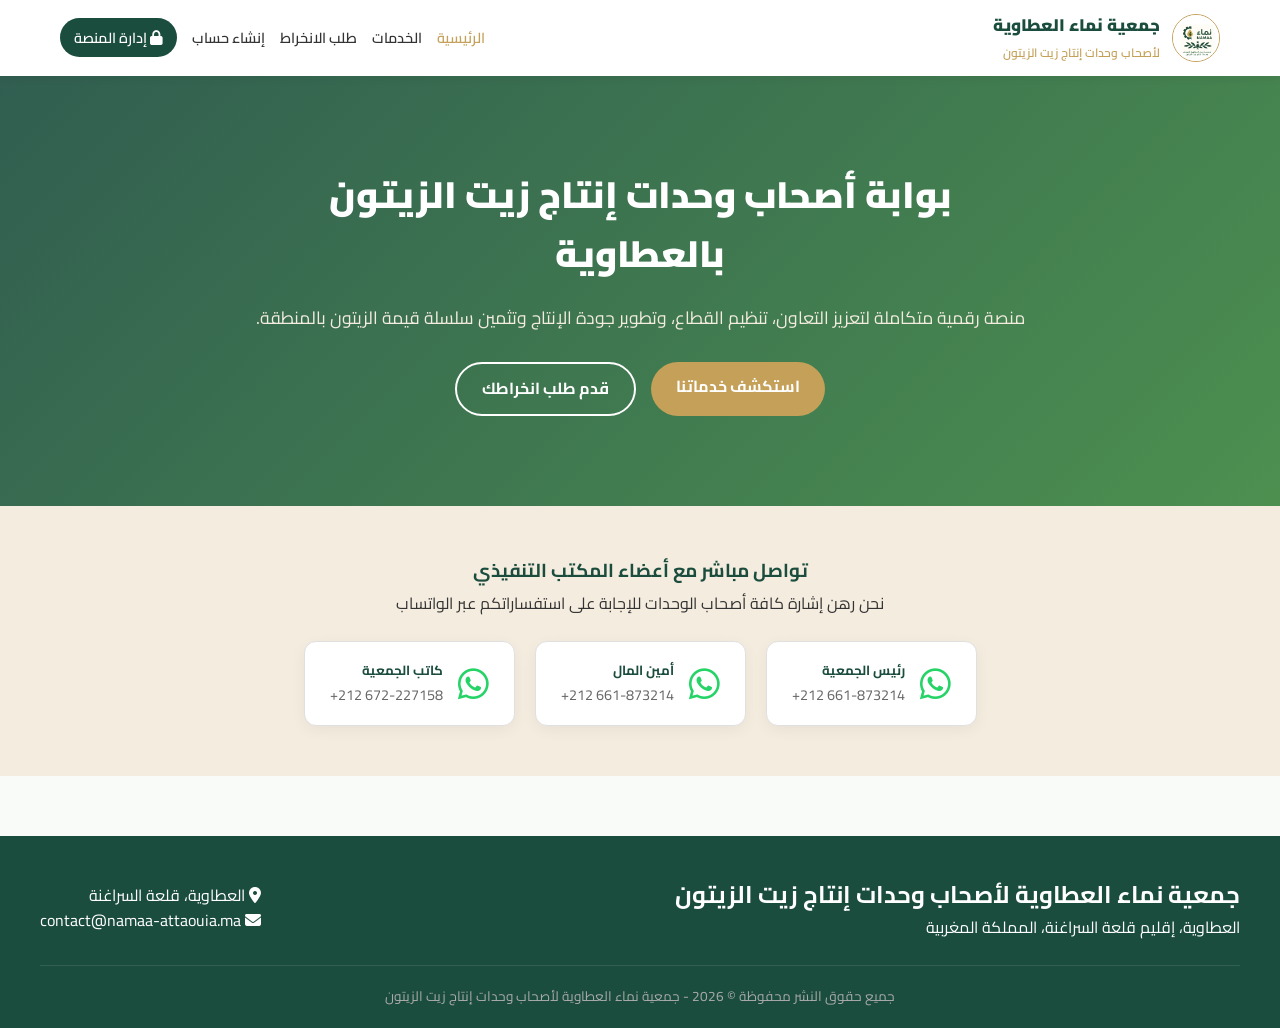
<file: index.html>
<!DOCTYPE html>
<html lang="ar" dir="rtl">
<head>
    <meta charset="UTF-8">
    <meta name="viewport" content="width=device-width, initial-scale=1.0">
    <title>جمعية نماء العطاوية لأصحاب وحدات إنتاج زيت الزيتون</title>
    <link rel="stylesheet" href="https://cdnjs.cloudflare.com/ajax/libs/font-awesome/6.4.0/css/all.min.css">
    <link href="https://fonts.googleapis.com/css2?family=Cairo:wght@400;600;700;900&display=swap" rel="stylesheet">
    <link rel="stylesheet" href="style.css">
</head>
<body>

    <header>
        <div class="navbar">
            <div class="logo-area">
                <img src="1000096843.jpg" alt="شعار جمعية نماء العطاوية" class="logo-img">
                <div class="logo-text">
                    <h1>جمعية نماء العطاوية</h1>
                    <span>لأصحاب وحدات إنتاج زيت الزيتون</span>
                </div>
            </div>
            <div class="menu-toggle" id="mobile-menu-btn"><i class="fa-solid fa-bars"></i></div>
            <ul class="nav-links" id="nav-links">
                <li><a href="index.html" class="active">الرئيسية</a></li>
                <li><a href="services.html">الخدمات</a></li>
                <li><a href="membership.html">طلب الانخراط</a></li>
                <li><a href="register.html">إنشاء حساب</a></li>
                <li><a href="admin-login.html" class="admin-nav-btn"><i class="fa-solid fa-lock"></i> إدارة المنصة</a></li>
            </ul>
        </div>
    </header>

    <div style="background: linear-gradient(135deg, rgba(27, 77, 62, 0.9), rgba(46, 125, 50, 0.85)), url('https://images.unsplash.com/photo-1474979266404-7eaacbcd87c5?auto=format&fit=crop&w=1200&q=80') center/cover; color: white; padding: 90px 20px; text-align: center;">
        <div style="max-width: 800px; margin: 0 auto;">
            <h2 style="font-size: 2.3rem; margin-bottom: 20px; font-weight: 900;">بوابة أصحاب وحدات إنتاج زيت الزيتون بالعطاوية</h2>
            <p style="font-size: 1.1rem; margin-bottom: 30px; color: var(--light-gold);">منصة رقمية متكاملة لتعزيز التعاون، تنظيم القطاع، وتطوير جودة الإنتاج وتثمين سلسلة قيمة الزيتون بالمنطقة.</p>
            <div style="display: flex; justify-content: center; gap: 15px; flex-wrap: wrap;">
                <a href="services.html" style="background-color: var(--accent-gold); color: white; padding: 12px 25px; border-radius: 30px; text-decoration: none; font-weight: 700;">استكشف خدماتنا</a>
                <a href="membership.html" style="background: transparent; border: 2px solid white; color: white; padding: 12px 25px; border-radius: 30px; text-decoration: none; font-weight: 700;">قدم طلب انخراطك</a>
            </div>
        </div>
    </div>

    <!-- قسم تواصل واتساب المكتب التنفيذي -->
    <div style="background-color: var(--light-gold); padding: 50px 20px; text-align: center;">
        <div class="container" style="margin: 0 auto;">
            <h3 style="color: var(--primary-green); margin-bottom: 5px;">تواصل مباشر مع أعضاء المكتب التنفيذي</h3>
            <p>نحن رهن إشارة كافة أصحاب الوحدات للإجابة على استفساراتكم عبر الواتساب</p>
            <div style="display: flex; justify-content: center; gap: 20px; flex-wrap: wrap; margin-top: 25px;">
                <a href="https://wa.me/212661873214?text=السلام%20عليكم،%20أرغب%20في%20التواصل%20مع%20رئيس%20جمعية%20نماء%20العطاوية" target="_blank" style="background: white; padding: 18px 25px; border-radius: 12px; box-shadow: 0 4px 15px rgba(0,0,0,0.05); display: flex; align-items: center; gap: 15px; text-decoration: none; color: var(--text-dark); border: 1px solid #e0e0e0;">
                    <i class="fa-brands fa-whatsapp" style="font-size: 2.2rem; color: var(--whatsapp-color);"></i>
                    <div style="text-align: right;">
                        <h5 style="color: var(--primary-green);">رئيس الجمعية</h5>
                        <span style="font-size: 0.9rem; color: #666; direction: ltr; display: inline-block;">+212 661-873214</span>
                    </div>
                </a>
                <a href="https://wa.me/212661873214?text=السلام%20عليكم،%20أرغب%20في%20التواصل%20مع%20أمين%20مال%20جمعية%20نماء%20العطاوية" target="_blank" style="background: white; padding: 18px 25px; border-radius: 12px; box-shadow: 0 4px 15px rgba(0,0,0,0.05); display: flex; align-items: center; gap: 15px; text-decoration: none; color: var(--text-dark); border: 1px solid #e0e0e0;">
                    <i class="fa-brands fa-whatsapp" style="font-size: 2.2rem; color: var(--whatsapp-color);"></i>
                    <div style="text-align: right;">
                        <h5 style="color: var(--primary-green);">أمين المال</h5>
                        <span style="font-size: 0.9rem; color: #666; direction: ltr; display: inline-block;">+212 661-873214</span>
                    </div>
                </a>
                <a href="https://wa.me/212672227158?text=السلام%20عليكم،%20أرغب%20في%20التواصل%20مع%20كاتب%20جمعية%20نماء%20العطاوية" target="_blank" style="background: white; padding: 18px 25px; border-radius: 12px; box-shadow: 0 4px 15px rgba(0,0,0,0.05); display: flex; align-items: center; gap: 15px; text-decoration: none; color: var(--text-dark); border: 1px solid #e0e0e0;">
                    <i class="fa-brands fa-whatsapp" style="font-size: 2.2rem; color: var(--whatsapp-color);"></i>
                    <div style="text-align: right;">
                        <h5 style="color: var(--primary-green);">كاتب الجمعية</h5>
                        <span style="font-size: 0.9rem; color: #666; direction: ltr; display: inline-block;">+212 672-227158</span>
                    </div>
                </a>
            </div>
        </div>
    </div>

    <footer>
        <div class="footer-content">
            <div class="footer-logo">
                <h2>جمعية نماء العطاوية لأصحاب وحدات إنتاج زيت الزيتون</h2>
                <p>العطاوية، إقليم قلعة السراغنة، المملكة المغربية</p>
            </div>
            <div>
                <p><i class="fa-solid fa-location-dot"></i> العطاوية، قلعة السراغنة</p>
                <p><i class="fa-solid fa-envelope"></i> contact@namaa-attaouia.ma</p>
            </div>
        </div>
        <div class="footer-bottom">
            <p>جميع حقوق النشر محفوظة © 2026 - جمعية نماء العطاوية لأصحاب وحدات إنتاج زيت الزيتون</p>
        </div>
    </footer>

    <script src="main.js"></script>
</body>
</html>
</file>
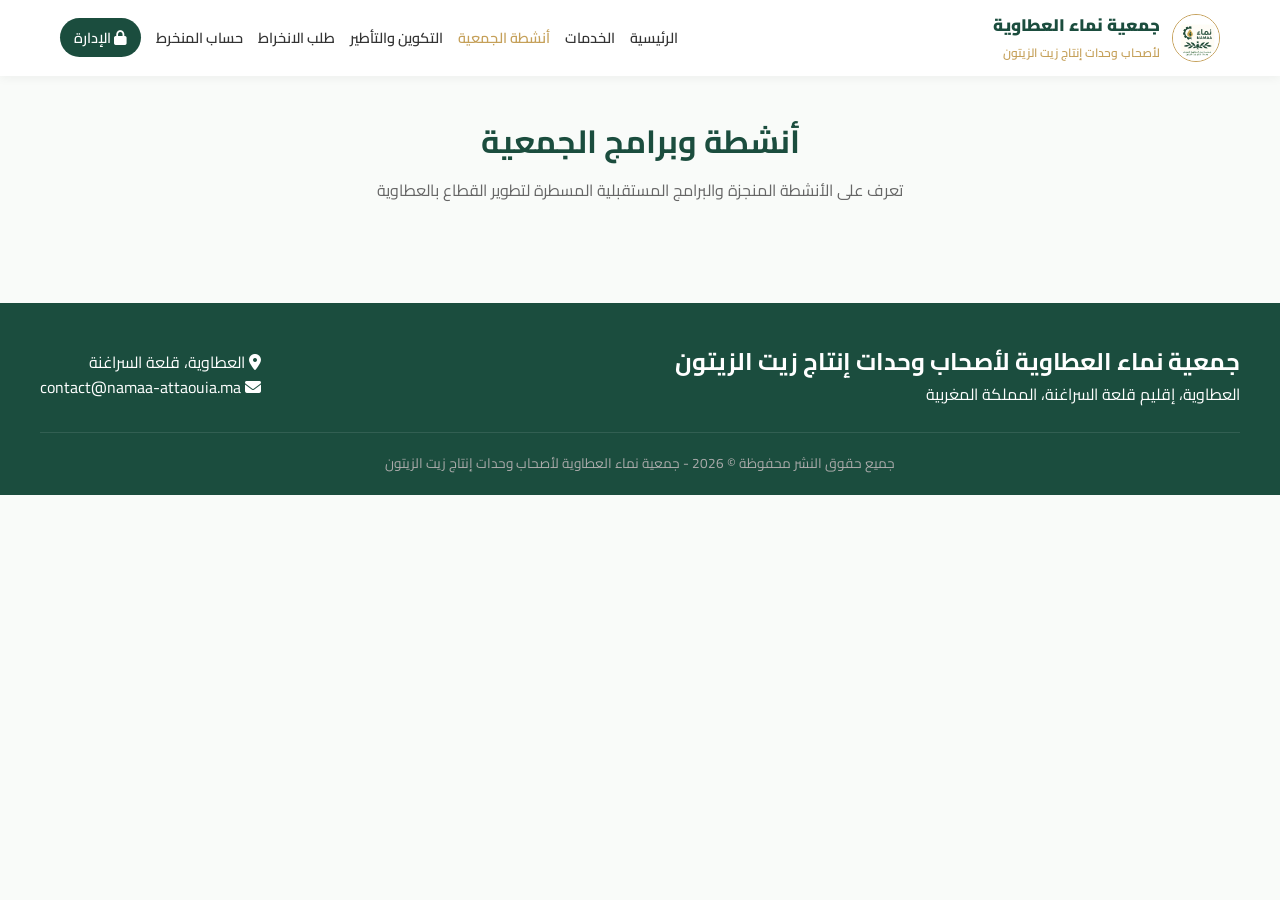
<file: activities.html>
<!DOCTYPE html>
<html lang="ar" dir="rtl">
<head>
    <meta charset="UTF-8">
    <meta name="viewport" content="width=device-width, initial-scale=1.0">
    <title>أنشطة الجمعية - جمعية نماء العطاوية</title>
    <link rel="stylesheet" href="https://cdnjs.cloudflare.com/ajax/libs/font-awesome/6.4.0/css/all.min.css">
    <link href="https://fonts.googleapis.com/css2?family=Cairo:wght@400;600;700;900&display=swap" rel="stylesheet">
    <link rel="stylesheet" href="style.css">
</head>
<body>

    <header>
        <div class="navbar">
            <div class="logo-area">
                <img src="1000096843.jpg" alt="شعار جمعية نماء العطاوية" class="logo-img">
                <div class="logo-text">
                    <h1>جمعية نماء العطاوية</h1>
                    <span>لأصحاب وحدات إنتاج زيت الزيتون</span>
                </div>
            </div>
            <div class="menu-toggle" id="mobile-menu-btn"><i class="fa-solid fa-bars"></i></div>
            <ul class="nav-links" id="nav-links">
                <li><a href="index.html">الرئيسية</a></li>
                <li><a href="services.html">الخدمات</a></li>
                <li><a href="activities.html" class="active">أنشطة الجمعية</a></li>
                <li><a href="training.html">التكوين والتأطير</a></li>
                <li><a href="membership.html">طلب الانخراط</a></li>
                <li><a href="register.html">حساب المنخرط</a></li>
                <li><a href="admin-login.html" class="admin-nav-btn"><i class="fa-solid fa-lock"></i> الإدارة</a></li>
            </ul>
        </div>
    </header>

    <div class="container">
        <div class="section-title">
            <h3>أنشطة وبرامج الجمعية</h3>
            <p>تعرف على الأنشطة المنجزة والبرامج المستقبلية المسطرة لتطوير القطاع بالعطاوية</p>
        </div>

        <div id="public-activities-grid" style="display: grid; grid-template-columns: repeat(auto-fit, minmax(300px, 1fr)); gap: 25px;">
            <!-- يتم تعبئتها ديناميكياً من السكربت -->
        </div>
    </div>

    <footer>
        <div class="footer-content">
            <div class="footer-logo">
                <h2>جمعية نماء العطاوية لأصحاب وحدات إنتاج زيت الزيتون</h2>
                <p>العطاوية، إقليم قلعة السراغنة، المملكة المغربية</p>
            </div>
            <div>
                <p><i class="fa-solid fa-location-dot"></i> العطاوية، قلعة السراغنة</p>
                <p><i class="fa-solid fa-envelope"></i> contact@namaa-attaouia.ma</p>
            </div>
        </div>
        <div class="footer-bottom">
            <p>جميع حقوق النشر محفوظة © 2026 - جمعية نماء العطاوية لأصحاب وحدات إنتاج زيت الزيتون</p>
        </div>
    </footer>

    <script src="main.js"></script>
</body>
</html>
</file>
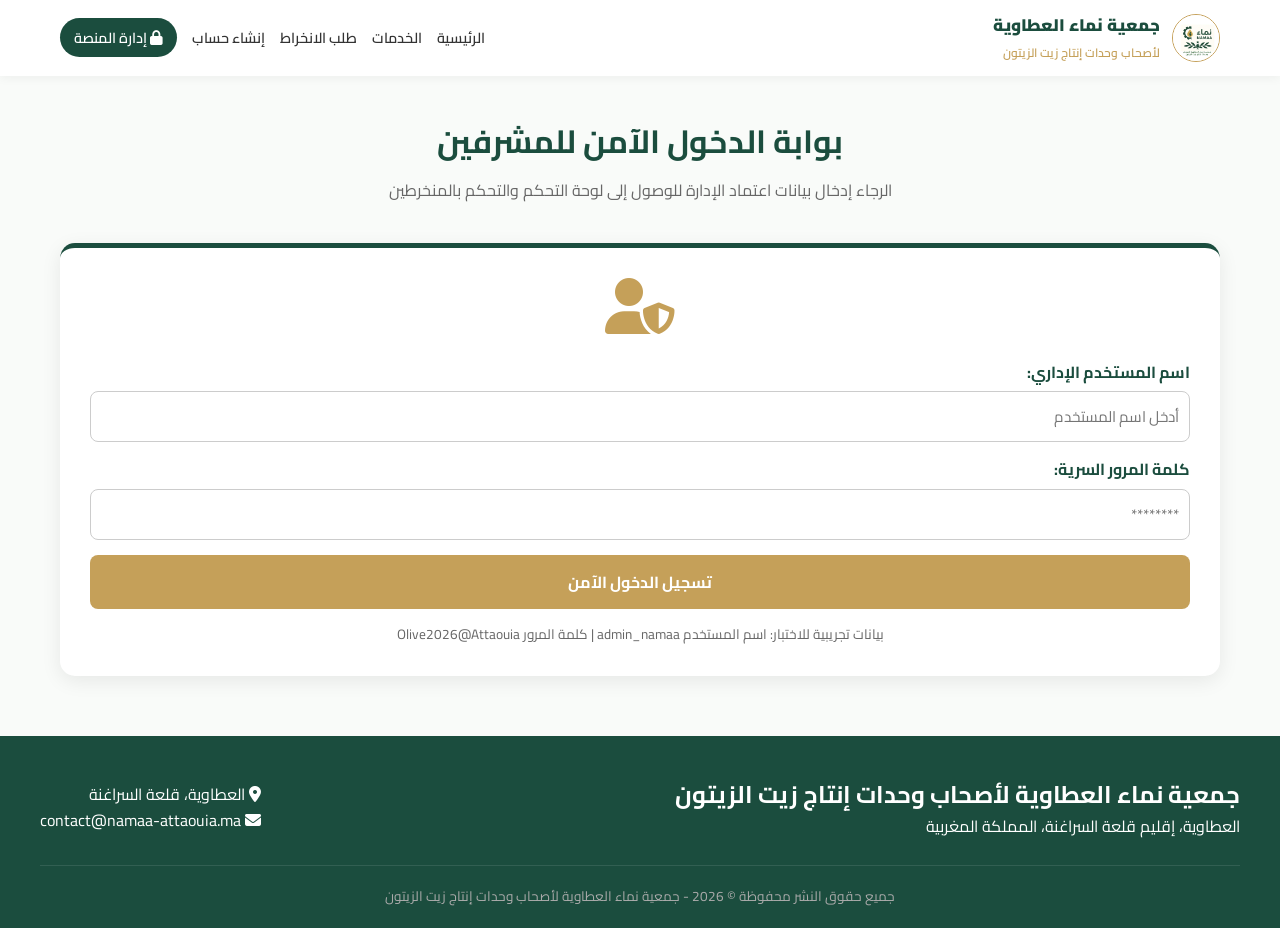
<file: admin-login.html>
<!DOCTYPE html>
<html lang="ar" dir="rtl">
<head>
    <meta charset="UTF-8">
    <meta name="viewport" content="width=device-width, initial-scale=1.0">
    <title>تسجيل دخول المشرفين - جمعية نماء العطاوية</title>
    <link rel="stylesheet" href="https://cdnjs.cloudflare.com/ajax/libs/font-awesome/6.4.0/css/all.min.css">
    <link href="https://fonts.googleapis.com/css2?family=Cairo:wght@400;600;700;900&display=swap" rel="stylesheet">
    <link rel="stylesheet" href="style.css">
</head>
<body>

    <header>
        <div class="navbar">
            <div class="logo-area">
                <img src="1000096843.jpg" alt="شعار جمعية نماء العطاوية" class="logo-img">
                <div class="logo-text">
                    <h1>جمعية نماء العطاوية</h1>
                    <span>لأصحاب وحدات إنتاج زيت الزيتون</span>
                </div>
            </div>
            <div class="menu-toggle" id="mobile-menu-btn"><i class="fa-solid fa-bars"></i></div>
            <ul class="nav-links" id="nav-links">
                <li><a href="index.html">الرئيسية</a></li>
                <li><a href="services.html">الخدمات</a></li>
                <li><a href="membership.html">طلب الانخراط</a></li>
                <li><a href="register.html">إنشاء حساب</a></li>
                <li><a href="admin-login.html" class="active admin-nav-btn"><i class="fa-solid fa-lock"></i> إدارة المنصة</a></li>
            </ul>
        </div>
    </header>

    <div class="container">
        <div class="section-title">
            <h3>بوابة الدخول الآمن للمشرفين</h3>
            <p>الرجاء إدخال بيانات اعتماد الإدارة للوصول إلى لوحة التحكم والتحكم بالمنخرطين</p>
        </div>
        <div class="form-box">
            <div style="text-align: center; margin-bottom: 25px;">
                <i class="fa-solid fa-user-shield" style="font-size: 3.5rem; color: var(--accent-gold);"></i>
            </div>
            <form onsubmit="handleAdminLogin(event)">
                <div class="form-group">
                    <label>اسم المستخدم الإداري:</label>
                    <input type="text" id="admin-user" required placeholder="أدخل اسم المستخدم" style="direction: ltr; text-align: right;">
                </div>
                <div class="form-group">
                    <label>كلمة المرور السرية:</label>
                    <input type="password" id="admin-pass" required placeholder="********" style="direction: ltr; text-align: right;">
                </div>
                <button type="submit" class="submit-btn" style="background-color: var(--accent-gold);">تسجيل الدخول الآمن</button>
            </form>
            <div style="margin-top: 15px; text-align: center; font-size: 0.85rem; color: #666;">
                <p>بيانات تجريبية للاختبار: اسم المستخدم <code>admin_namaa</code> | كلمة المرور <code>Olive2026@Attaouia</code></p>
            </div>
        </div>
    </div>

    <footer>
        <div class="footer-content">
            <div class="footer-logo">
                <h2>جمعية نماء العطاوية لأصحاب وحدات إنتاج زيت الزيتون</h2>
                <p>العطاوية، إقليم قلعة السراغنة، المملكة المغربية</p>
            </div>
            <div>
                <p><i class="fa-solid fa-location-dot"></i> العطاوية، قلعة السراغنة</p>
                <p><i class="fa-solid fa-envelope"></i> contact@namaa-attaouia.ma</p>
            </div>
        </div>
        <div class="footer-bottom">
            <p>جميع حقوق النشر محفوظة © 2026 - جمعية نماء العطاوية لأصحاب وحدات إنتاج زيت الزيتون</p>
        </div>
    </footer>

    <script src="main.js"></script>
</body>
</html>
</file>
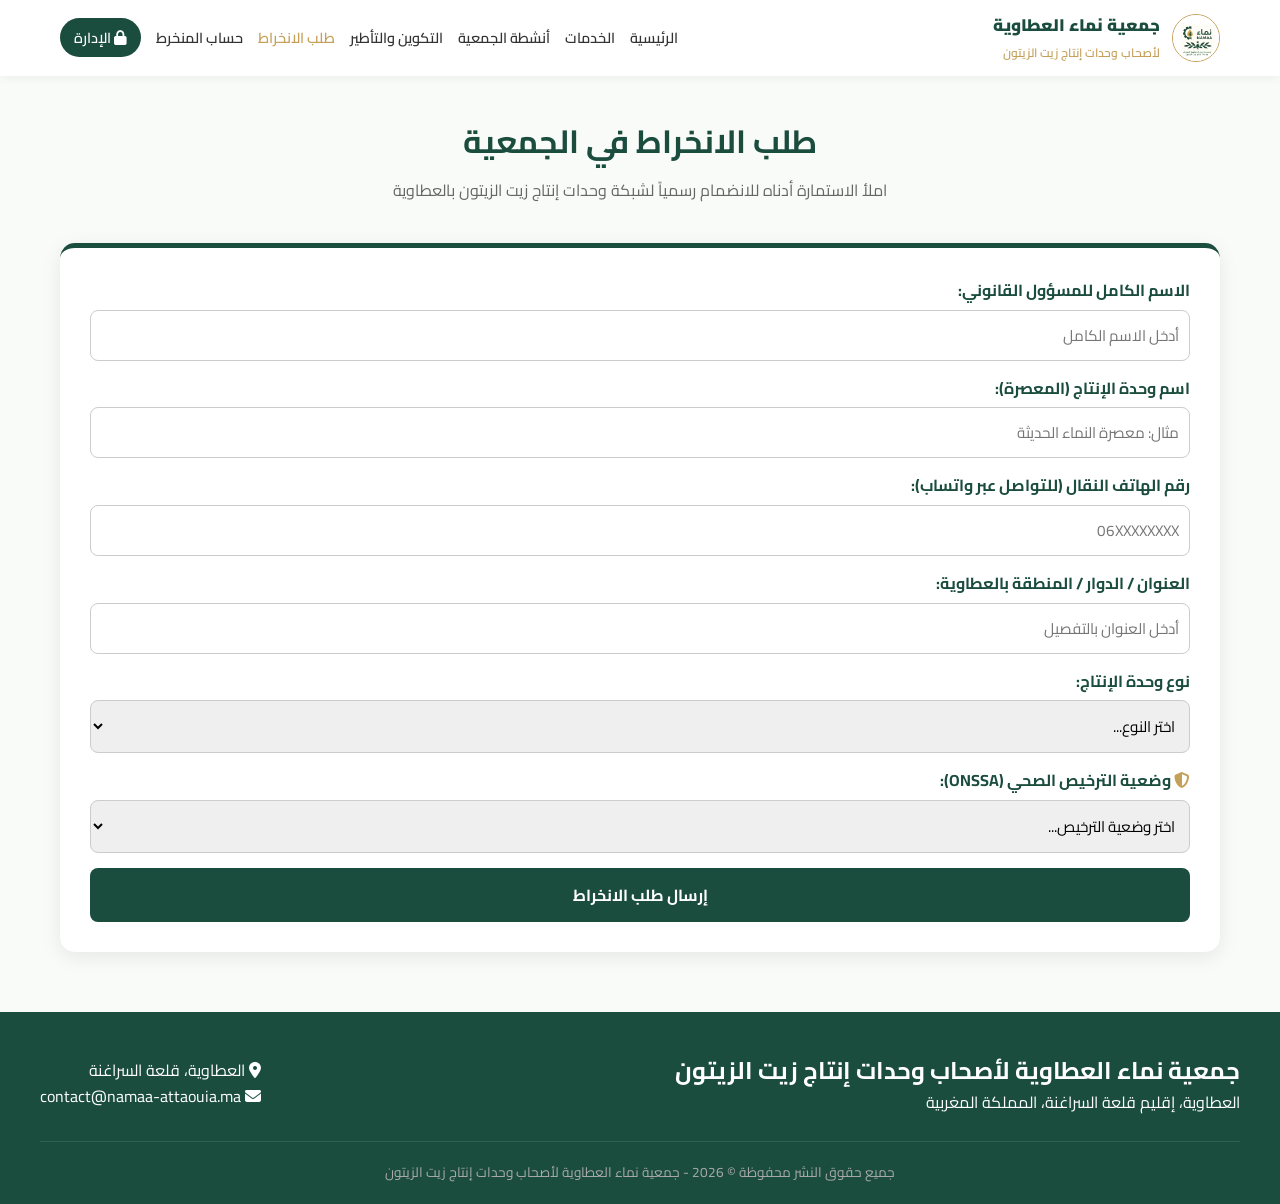
<file: membership.html>
<!DOCTYPE html>
<html lang="ar" dir="rtl">
<head>
    <meta charset="UTF-8">
    <meta name="viewport" content="width=device-width, initial-scale=1.0">
    <title>طلب الانخراط - جمعية نماء العطاوية</title>
    <link rel="stylesheet" href="https://cdnjs.cloudflare.com/ajax/libs/font-awesome/6.4.0/css/all.min.css">
    <link href="https://fonts.googleapis.com/css2?family=Cairo:wght@400;600;700;900&display=swap" rel="stylesheet">
    <link rel="stylesheet" href="style.css">
</head>
<body>

    <header>
        <div class="navbar">
            <div class="logo-area">
                <img src="1000096843.jpg" alt="شعار جمعية نماء العطاوية" class="logo-img">
                <div class="logo-text">
                    <h1>جمعية نماء العطاوية</h1>
                    <span>لأصحاب وحدات إنتاج زيت الزيتون</span>
                </div>
            </div>
            <div class="menu-toggle" id="mobile-menu-btn"><i class="fa-solid fa-bars"></i></div>
            <ul class="nav-links" id="nav-links">
                <li><a href="index.html">الرئيسية</a></li>
                <li><a href="services.html">الخدمات</a></li>
                <li><a href="activities.html">أنشطة الجمعية</a></li>
                <li><a href="training.html">التكوين والتأطير</a></li>
                <li><a href="membership.html" class="active">طلب الانخراط</a></li>
                <li><a href="register.html">حساب المنخرط</a></li>
                <li><a href="admin-login.html" class="admin-nav-btn"><i class="fa-solid fa-lock"></i> الإدارة</a></li>
            </ul>
        </div>
    </header>

    <div class="container">
        <div class="section-title">
            <h3>طلب الانخراط في الجمعية</h3>
            <p>املأ الاستمارة أدناه للانضمام رسمياً لشبكة وحدات إنتاج زيت الزيتون بالعطاوية</p>
        </div>
        <div class="form-box">
            <form onsubmit="handleMembership(event)">
                <div class="form-group">
                    <label>الاسم الكامل للمسؤول القانوني:</label>
                    <input type="text" id="m-name" required placeholder="أدخل الاسم الكامل">
                </div>
                <div class="form-group">
                    <label>اسم وحدة الإنتاج (المعصرة):</label>
                    <input type="text" id="m-mill" required placeholder="مثال: معصرة النماء الحديثة">
                </div>
                <div class="form-group">
                    <label>رقم الهاتف النقال (للتواصل عبر واتساب):</label>
                    <input type="tel" id="m-phone" required placeholder="06XXXXXXXX" style="direction: ltr; text-align: right;">
                </div>
                <div class="form-group">
                    <label>العنوان / الدوار / المنطقة بالعطاوية:</label>
                    <input type="text" id="m-address" required placeholder="أدخل العنوان بالتفصيل">
                </div>
                <div class="form-group">
                    <label>نوع وحدة الإنتاج:</label>
                    <select id="m-type" required>
                        <option value="">اختر النوع...</option>
                        <option value="عصرية">عصرية (مستمر / نصف مستمر)</option>
                        <option value="تقليدية">تقليدية (معصرة تقليدية)</option>
                        <option value="تخزين">وحدة تخزين وتعبئة</option>
                    </select>
                </div>
                <!-- خانة وضعية الترخيص الصحي الجديدة -->
                <div class="form-group">
                    <label><i class="fa-solid fa-shield-halved" style="color: var(--accent-gold);"></i> وضعية الترخيص الصحي (ONSSA):</label>
                    <select id="m-license" required>
                        <option value="">اختر وضعية الترخيص...</option>
                        <option value="مرخص">مرخص نهائياً</option>
                        <option value="غير مرخص">غير مرخص</option>
                        <option value="في طور الإنجاز">في طور الإنجاز وتسوية الوضعية</option>
                    </select>
                </div>
                <button type="submit" class="submit-btn">إرسال طلب الانخراط</button>
            </form>
        </div>
    </div>

    <footer>
        <div class="footer-content">
            <div class="footer-logo">
                <h2>جمعية نماء العطاوية لأصحاب وحدات إنتاج زيت الزيتون</h2>
                <p>العطاوية، إقليم قلعة السراغنة، المملكة المغربية</p>
            </div>
            <div>
                <p><i class="fa-solid fa-location-dot"></i> العطاوية، قلعة السراغنة</p>
                <p><i class="fa-solid fa-envelope"></i> contact@namaa-attaouia.ma</p>
            </div>
        </div>
        <div class="footer-bottom">
            <p>جميع حقوق النشر محفوظة © 2026 - جمعية نماء العطاوية لأصحاب وحدات إنتاج زيت الزيتون</p>
        </div>
    </footer>

    <script src="main.js"></script>
</body>
</html>
</file>
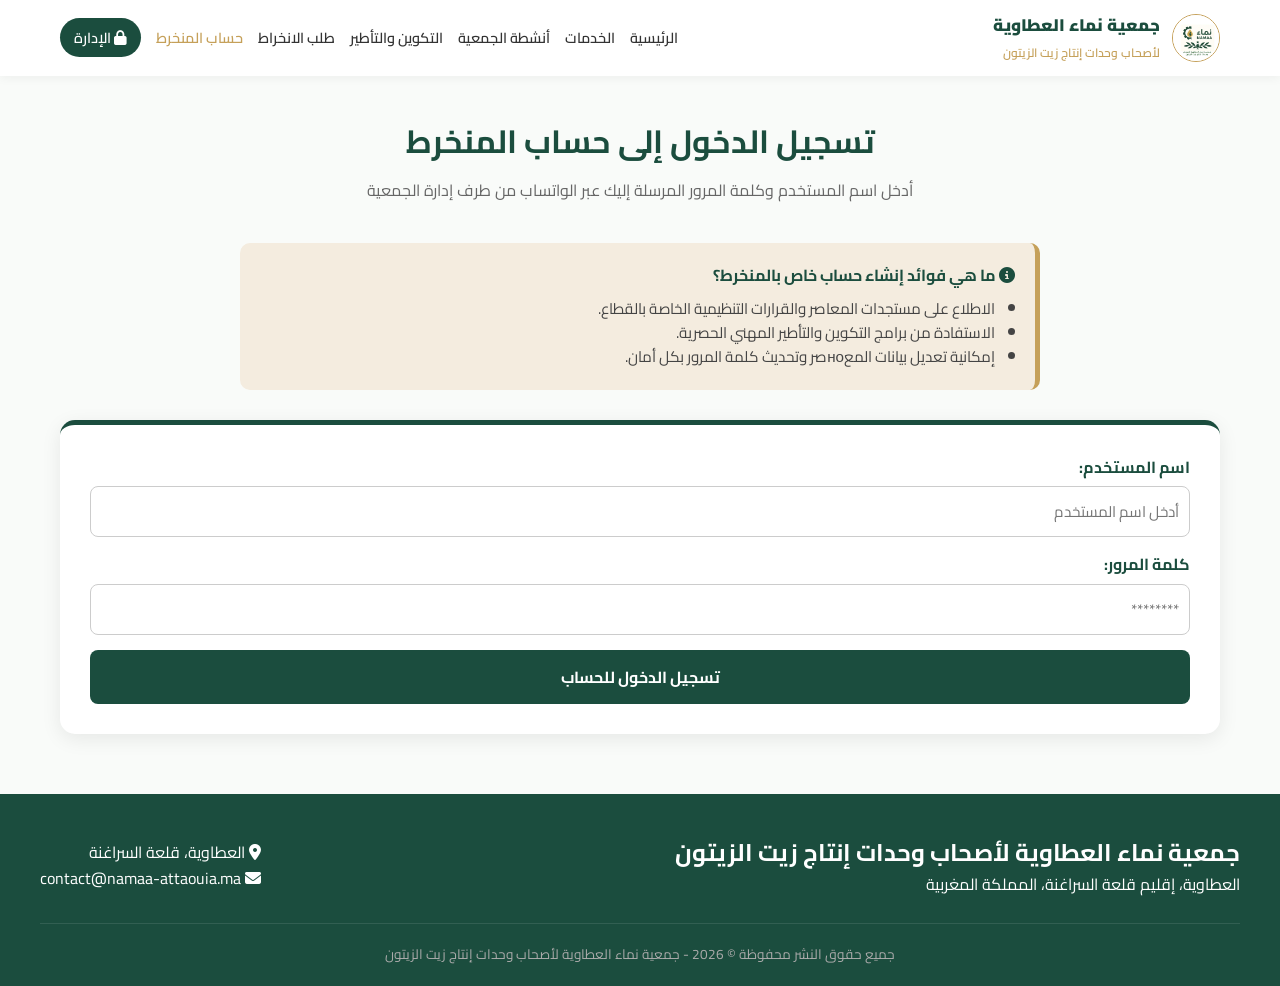
<file: register.html>
<!DOCTYPE html>
<html lang="ar" dir="rtl">
<head>
    <meta charset="UTF-8">
    <meta name="viewport" content="width=device-width, initial-scale=1.0">
    <title>بوابة حساب المنخرط - جمعية نماء العطاوية</title>
    <link rel="stylesheet" href="https://cdnjs.cloudflare.com/ajax/libs/font-awesome/6.4.0/css/all.min.css">
    <link href="https://fonts.googleapis.com/css2?family=Cairo:wght@400;600;700;900&display=swap" rel="stylesheet">
    <link rel="stylesheet" href="style.css">
</head>
<body>

    <header>
        <div class="navbar">
            <div class="logo-area">
                <img src="1000096843.jpg" alt="شعار جمعية نماء العطاوية" class="logo-img">
                <div class="logo-text">
                    <h1>جمعية نماء العطاوية</h1>
                    <span>لأصحاب وحدات إنتاج زيت الزيتون</span>
                </div>
            </div>
            <div class="menu-toggle" id="mobile-menu-btn"><i class="fa-solid fa-bars"></i></div>
            <ul class="nav-links" id="nav-links">
                <li><a href="index.html">الرئيسية</a></li>
                <li><a href="services.html">الخدمات</a></li>
                <li><a href="activities.html">أنشطة الجمعية</a></li>
                <li><a href="training.html">التكوين والتأطير</a></li>
                <li><a href="membership.html">طلب الانخراط</a></li>
                <li><a href="register.html" class="active">حساب المنخرط</a></li>
                <li><a href="admin-login.html" class="admin-nav-btn"><i class="fa-solid fa-lock"></i> الإدارة</a></li>
            </ul>
        </div>
    </header>

    <div class="container">
        <div class="section-title">
            <h3>تسجيل الدخول إلى حساب المنخرط</h3>
            <p>أدخل اسم المستخدم وكلمة المرور المرسلة إليك عبر الواتساب من طرف إدارة الجمعية</p>
        </div>

        <div style="max-width: 800px; margin: 0 auto 30px; background: var(--light-gold); padding: 20px; border-radius: 10px; border-right: 5px solid var(--accent-gold);">
            <h4 style="color: var(--primary-green); margin-bottom: 8px;"><i class="fa-solid fa-circle-info"></i> ما هي فوائد إنشاء حساب خاص بالمنخرط؟</h4>
            <ul style="margin-right: 20px; font-size: 0.95rem; color: #444;">
                <li>الاطلاع على مستجدات المعاصر والقرارات التنظيمية الخاصة بالقطاع.</li>
                <li>الاستفادة من برامج التكوين والتأطير المهني الحصرية.</li>
                <li>إمكانية تعديل بيانات المعноصر وتحديث كلمة المرور بكل أمان.</li>
            </ul>
        </div>

        <div class="form-box">
            <form onsubmit="handleUserLogin(event)">
                <div class="form-group">
                    <label>اسم المستخدم:</label>
                    <input type="text" id="user-username" required placeholder="أدخل اسم المستخدم" style="direction: ltr; text-align: right;">
                </div>
                <div class="form-group">
                    <label>كلمة المرور:</label>
                    <input type="password" id="user-pass" required placeholder="********" style="direction: ltr; text-align: right;">
                </div>
                <button type="submit" class="submit-btn">تسجيل الدخول للحساب</button>
            </form>
        </div>
    </div>

    <footer>
        <div class="footer-content">
            <div class="footer-logo">
                <h2>جمعية نماء العطاوية لأصحاب وحدات إنتاج زيت الزيتون</h2>
                <p>العطاوية، إقليم قلعة السراغنة، المملكة المغربية</p>
            </div>
            <div>
                <p><i class="fa-solid fa-location-dot"></i> العطاوية، قلعة السراغنة</p>
                <p><i class="fa-solid fa-envelope"></i> contact@namaa-attaouia.ma</p>
            </div>
        </div>
        <div class="footer-bottom">
            <p>جميع حقوق النشر محفوظة © 2026 - جمعية نماء العطاوية لأصحاب وحدات إنتاج زيت الزيتون</p>
        </div>
    </footer>

    <script src="main.js"></script>
</body>
</html>
</file>
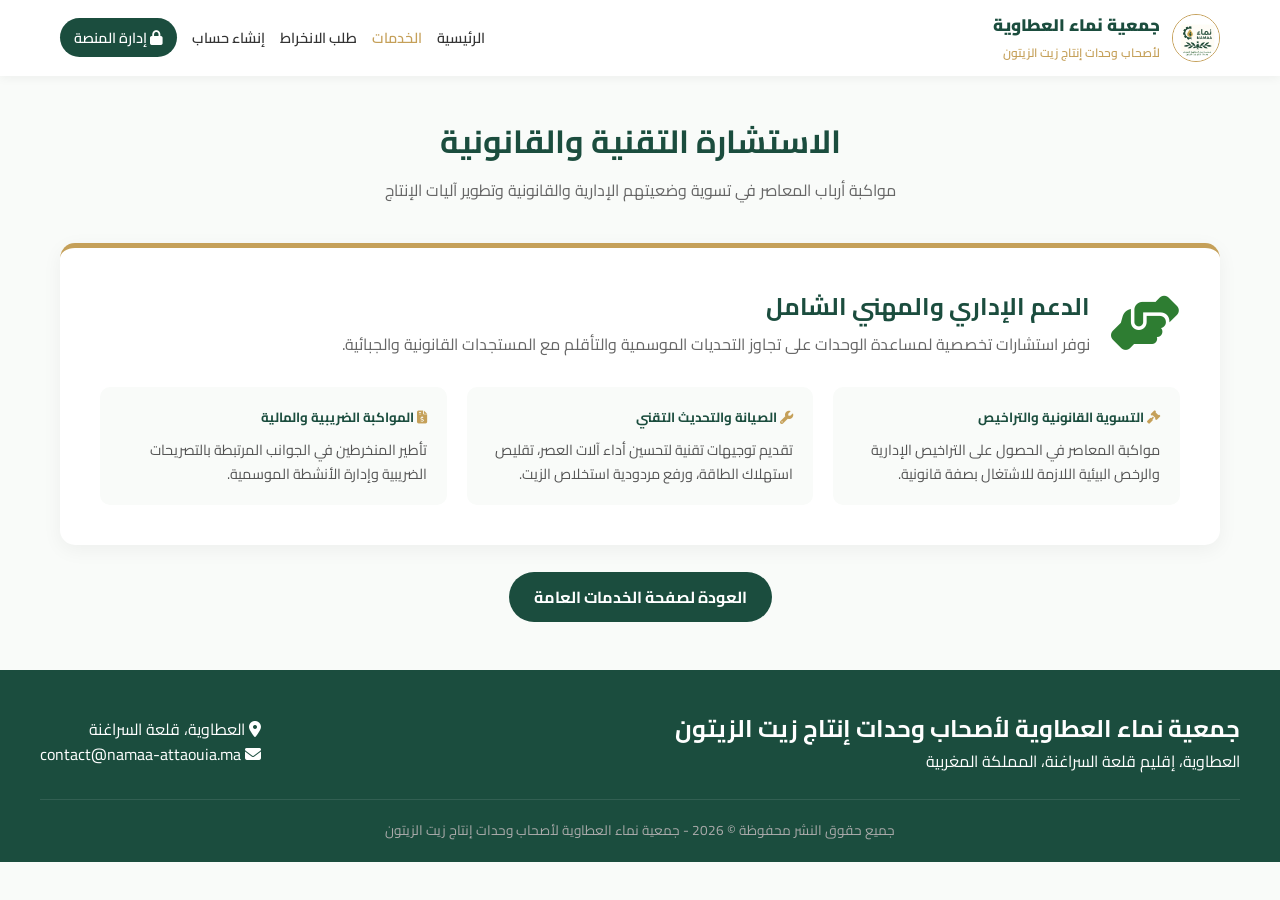
<file: service-consulting.html>
<!DOCTYPE html>
<html lang="ar" dir="rtl">
<head>
    <meta charset="UTF-8">
    <meta name="viewport" content="width=device-width, initial-scale=1.0">
    <title>الاستشارة التقنية والقانونية - جمعية نماء العطاوية</title>
    <link rel="stylesheet" href="https://cdnjs.cloudflare.com/ajax/libs/font-awesome/6.4.0/css/all.min.css">
    <link href="https://fonts.googleapis.com/css2?family=Cairo:wght@400;600;700;900&display=swap" rel="stylesheet">
    <link rel="stylesheet" href="style.css">
</head>
<body>

    <header>
        <div class="navbar">
            <div class="logo-area">
                <img src="1000096843.jpg" alt="شعار جمعية نماء العطاوية" class="logo-img">
                <div class="logo-text">
                    <h1>جمعية نماء العطاوية</h1>
                    <span>لأصحاب وحدات إنتاج زيت الزيتون</span>
                </div>
            </div>
            <div class="menu-toggle" id="mobile-menu-btn"><i class="fa-solid fa-bars"></i></div>
            <ul class="nav-links" id="nav-links">
                <li><a href="index.html">الرئيسية</a></li>
                <li><a href="services.html" class="active">الخدمات</a></li>
                <li><a href="membership.html">طلب الانخراط</a></li>
                <li><a href="register.html">إنشاء حساب</a></li>
                <li><a href="admin-login.html" class="admin-nav-btn"><i class="fa-solid fa-lock"></i> إدارة المنصة</a></li>
            </ul>
        </div>
    </header>

    <div class="container">
        <div class="section-title">
            <h3>الاستشارة التقنية والقانونية</h3>
            <p>مواكبة أرباب المعاصر في تسوية وضعيتهم الإدارية والقانونية وتطوير آليات الإنتاج</p>
        </div>

        <div style="background: white; padding: 40px; border-radius: 15px; box-shadow: 0 5px 20px rgba(0,0,0,0.05); border-top: 5px solid var(--accent-gold); margin-bottom: 40px;">
            <div style="display: flex; align-items: center; gap: 20px; margin-bottom: 25px; flex-wrap: wrap;">
                <i class="fa-solid fa-handshake-angle" style="font-size: 3.5rem; color: var(--light-green);"></i>
                <div>
                    <h4 style="color: var(--primary-green); font-size: 1.5rem; margin-bottom: 5px;">الدعم الإداري والمهني الشامل</h4>
                    <p style="color: #666;">نوفر استشارات تخصصية لمساعدة الوحدات على تجاوز التحديات الموسمية والتأقلم مع المستجدات القانونية والجبائية.</p>
                </div>
            </div>

            <div style="display: grid; grid-template-columns: repeat(auto-fit, minmax(250px, 1fr)); gap: 20px; margin-top: 30px;">
                <div style="background: var(--bg-light); padding: 20px; border-radius: 10px;">
                    <h5 style="color: var(--primary-green); margin-bottom: 10px;"><i class="fa-solid fa-gavel" style="color: var(--accent-gold);"></i> التسوية القانونية والتراخيص</h5>
                    <p style="font-size: 0.9rem; color: #555;">مواكبة المعاصر في الحصول على التراخيص الإدارية والرخص البيئية اللازمة للاشتغال بصفة قانونية.</p>
                </div>
                <div style="background: var(--bg-light); padding: 20px; border-radius: 10px;">
                    <h5 style="color: var(--primary-green); margin-bottom: 10px;"><i class="fa-solid fa-wrench" style="color: var(--accent-gold);"></i> الصيانة والتحديث التقني</h5>
                    <p style="font-size: 0.9rem; color: #555;">تقديم توجيهات تقنية لتحسين أداء آلات العصر، تقليص استهلاك الطاقة، ورفع مردودية استخلاص الزيت.</p>
                </div>
                <div style="background: var(--bg-light); padding: 20px; border-radius: 10px;">
                    <h5 style="color: var(--primary-green); margin-bottom: 10px;"><i class="fa-solid fa-file-invoice-dollar" style="color: var(--accent-gold);"></i> المواكبة الضريبية والمالية</h5>
                    <p style="font-size: 0.9rem; color: #555;">تأطير المنخرطين في الجوانب المرتبطة بالتصريحات الضريبية وإدارة الأنشطة الموسمية.</p>
                </div>
            </div>
        </div>

        <div style="text-align: center;">
            <a href="services.html" style="background-color: var(--primary-green); color: white; padding: 10px 25px; border-radius: 25px; text-decoration: none; font-weight: 700;">العودة لصفحة الخدمات العامة</a>
        </div>
    </div>

    <footer>
        <div class="footer-content">
            <div class="footer-logo">
                <h2>جمعية نماء العطاوية لأصحاب وحدات إنتاج زيت الزيتون</h2>
                <p>العطاوية، إقليم قلعة السراغنة، المملكة المغربية</p>
            </div>
            <div>
                <p><i class="fa-solid fa-location-dot"></i> العطاوية، قلعة السراغنة</p>
                <p><i class="fa-solid fa-envelope"></i> contact@namaa-attaouia.ma</p>
            </div>
        </div>
        <div class="footer-bottom">
            <p>جميع حقوق النشر محفوظة © 2026 - جمعية نماء العطاوية لأصحاب وحدات إنتاج زيت الزيتون</p>
        </div>
    </footer>

    <script src="main.js"></script>
</body>
</html>
</file>
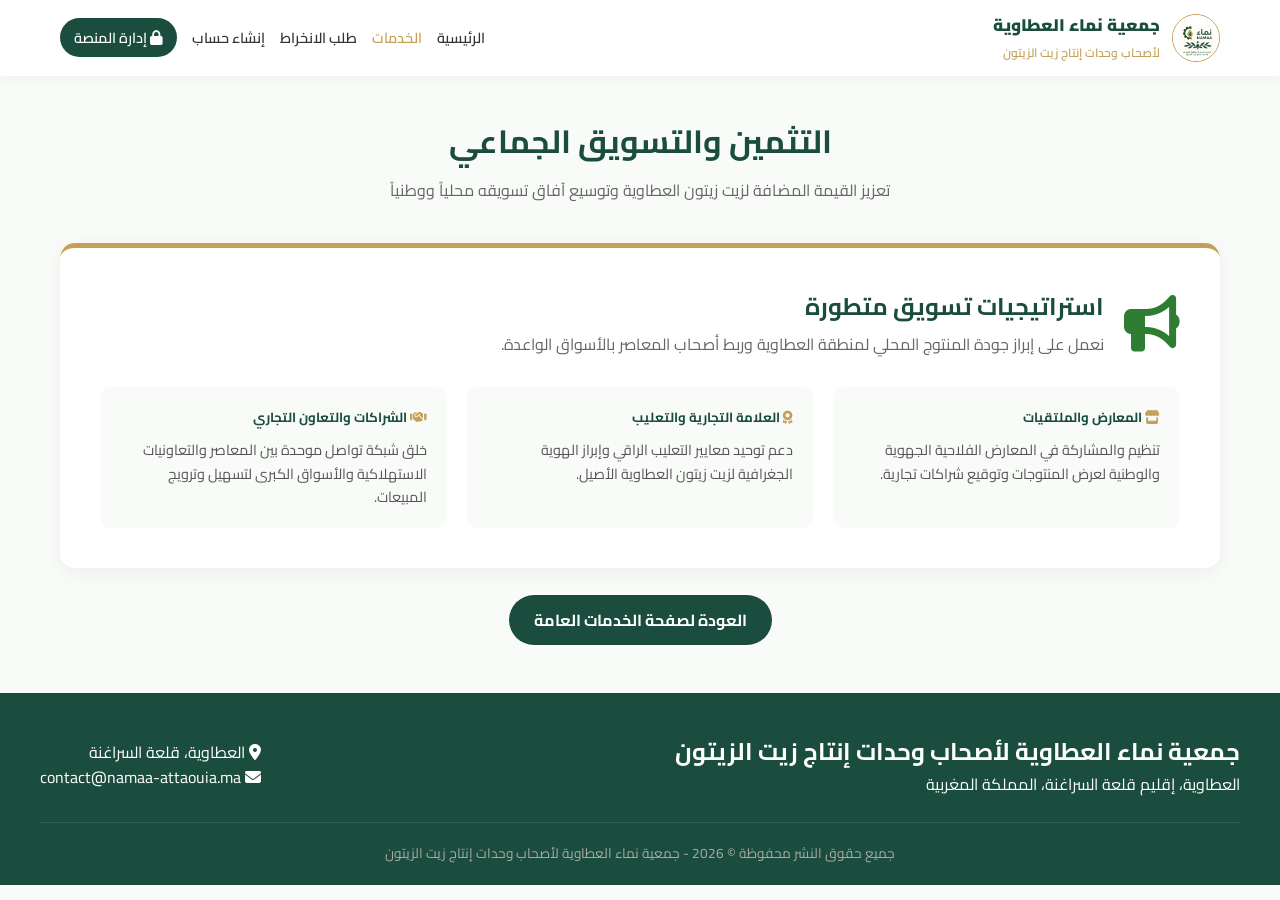
<file: service-marketing.html>
<!DOCTYPE html>
<html lang="ar" dir="rtl">
<head>
    <meta charset="UTF-8">
    <meta name="viewport" content="width=device-width, initial-scale=1.0">
    <title>التثمين والتسويق الجماعي - جمعية نماء العطاوية</title>
    <link rel="stylesheet" href="https://cdnjs.cloudflare.com/ajax/libs/font-awesome/6.4.0/css/all.min.css">
    <link href="https://fonts.googleapis.com/css2?family=Cairo:wght@400;600;700;900&display=swap" rel="stylesheet">
    <link rel="stylesheet" href="style.css">
</head>
<body>

    <header>
        <div class="navbar">
            <div class="logo-area">
                <img src="1000096843.jpg" alt="شعار جمعية نماء العطاوية" class="logo-img">
                <div class="logo-text">
                    <h1>جمعية نماء العطاوية</h1>
                    <span>لأصحاب وحدات إنتاج زيت الزيتون</span>
                </div>
            </div>
            <div class="menu-toggle" id="mobile-menu-btn"><i class="fa-solid fa-bars"></i></div>
            <ul class="nav-links" id="nav-links">
                <li><a href="index.html">الرئيسية</a></li>
                <li><a href="services.html" class="active">الخدمات</a></li>
                <li><a href="membership.html">طلب الانخراط</a></li>
                <li><a href="register.html">إنشاء حساب</a></li>
                <li><a href="admin-login.html" class="admin-nav-btn"><i class="fa-solid fa-lock"></i> إدارة المنصة</a></li>
            </ul>
        </div>
    </header>

    <div class="container">
        <div class="section-title">
            <h3>التثمين والتسويق الجماعي</h3>
            <p>تعزيز القيمة المضافة لزيت زيتون العطاوية وتوسيع آفاق تسويقه محلياً ووطنياً</p>
        </div>

        <div style="background: white; padding: 40px; border-radius: 15px; box-shadow: 0 5px 20px rgba(0,0,0,0.05); border-top: 5px solid var(--accent-gold); margin-bottom: 40px;">
            <div style="display: flex; align-items: center; gap: 20px; margin-bottom: 25px; flex-wrap: wrap;">
                <i class="fa-solid fa-bullhorn" style="font-size: 3.5rem; color: var(--light-green);"></i>
                <div>
                    <h4 style="color: var(--primary-green); font-size: 1.5rem; margin-bottom: 5px;">استراتيجيات تسويق متطورة</h4>
                    <p style="color: #666;">نعمل على إبراز جودة المنتوج المحلي لمنطقة العطاوية وربط أصحاب المعاصر بالأسواق الواعدة.</p>
                </div>
            </div>

            <div style="display: grid; grid-template-columns: repeat(auto-fit, minmax(250px, 1fr)); gap: 20px; margin-top: 30px;">
                <div style="background: var(--bg-light); padding: 20px; border-radius: 10px;">
                    <h5 style="color: var(--primary-green); margin-bottom: 10px;"><i class="fa-solid fa-store" style="color: var(--accent-gold);"></i> المعارض والملتقيات</h5>
                    <p style="font-size: 0.9rem; color: #555;">تنظيم والمشاركة في المعارض الفلاحية الجهوية والوطنية لعرض المنتوجات وتوقيع شراكات تجارية.</p>
                </div>
                <div style="background: var(--bg-light); padding: 20px; border-radius: 10px;">
                    <h5 style="color: var(--primary-green); margin-bottom: 10px;"><i class="fa-solid fa-award" style="color: var(--accent-gold);"></i> العلامة التجارية والتعليب</h5>
                    <p style="font-size: 0.9rem; color: #555;">دعم توحيد معايير التعليب الراقي وإبراز الهوية الجغرافية لزيت زيتون العطاوية الأصيل.</p>
                </div>
                <div style="background: var(--bg-light); padding: 20px; border-radius: 10px;">
                    <h5 style="color: var(--primary-green); margin-bottom: 10px;"><i class="fa-solid fa-handshake" style="color: var(--accent-gold);"></i> الشراكات والتعاون التجاري</h5>
                    <p style="font-size: 0.9rem; color: #555;">خلق شبكة تواصل موحدة بين المعاصر والتعاونيات الاستهلاكية والأسواق الكبرى لتسهيل وترويج المبيعات.</p>
                </div>
            </div>
        </div>

        <div style="text-align: center;">
            <a href="services.html" style="background-color: var(--primary-green); color: white; padding: 10px 25px; border-radius: 25px; text-decoration: none; font-weight: 700;">العودة لصفحة الخدمات العامة</a>
        </div>
    </div>

    <footer>
        <div class="footer-content">
            <div class="footer-logo">
                <h2>جمعية نماء العطاوية لأصحاب وحدات إنتاج زيت الزيتون</h2>
                <p>العطاوية، إقليم قلعة السراغنة، المملكة المغربية</p>
            </div>
            <div>
                <p><i class="fa-solid fa-location-dot"></i> العطاوية، قلعة السراغنة</p>
                <p><i class="fa-solid fa-envelope"></i> contact@namaa-attaouia.ma</p>
            </div>
        </div>
        <div class="footer-bottom">
            <p>جميع حقوق النشر محفوظة © 2026 - جمعية نماء العطاوية لأصحاب وحدات إنتاج زيت الزيتون</p>
        </div>
    </footer>

    <script src="main.js"></script>
</body>
</html>
</file>
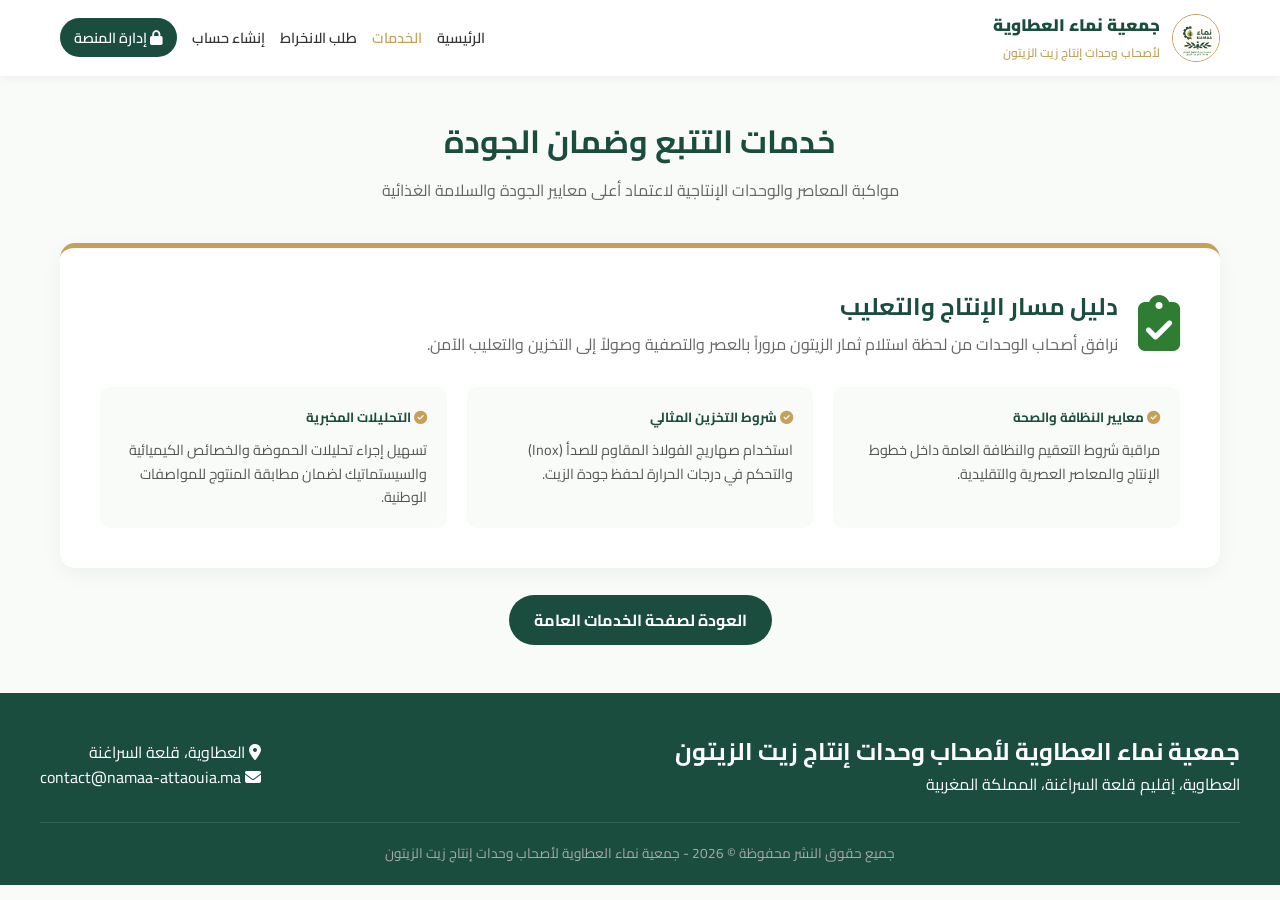
<file: service-quality.html>
<!DOCTYPE html>
<html lang="ar" dir="rtl">
<head>
    <meta charset="UTF-8">
    <meta name="viewport" content="width=device-width, initial-scale=1.0">
    <title>خدمات التتبع والجودة - جمعية نماء العطاوية</title>
    <link rel="stylesheet" href="https://cdnjs.cloudflare.com/ajax/libs/font-awesome/6.4.0/css/all.min.css">
    <link href="https://fonts.googleapis.com/css2?family=Cairo:wght@400;600;700;900&display=swap" rel="stylesheet">
    <link rel="stylesheet" href="style.css">
</head>
<body>

    <header>
        <div class="navbar">
            <div class="logo-area">
                <img src="1000096843.jpg" alt="شعار جمعية نماء العطاوية" class="logo-img">
                <div class="logo-text">
                    <h1>جمعية نماء العطاوية</h1>
                    <span>لأصحاب وحدات إنتاج زيت الزيتون</span>
                </div>
            </div>
            <div class="menu-toggle" id="mobile-menu-btn"><i class="fa-solid fa-bars"></i></div>
            <ul class="nav-links" id="nav-links">
                <li><a href="index.html">الرئيسية</a></li>
                <li><a href="services.html" class="active">الخدمات</a></li>
                <li><a href="membership.html">طلب الانخراط</a></li>
                <li><a href="register.html">إنشاء حساب</a></li>
                <li><a href="admin-login.html" class="admin-nav-btn"><i class="fa-solid fa-lock"></i> إدارة المنصة</a></li>
            </ul>
        </div>
    </header>

    <div class="container">
        <div class="section-title">
            <h3>خدمات التتبع وضمان الجودة</h3>
            <p>مواكبة المعاصر والوحدات الإنتاجية لاعتماد أعلى معايير الجودة والسلامة الغذائية</p>
        </div>

        <div style="background: white; padding: 40px; border-radius: 15px; box-shadow: 0 5px 20px rgba(0,0,0,0.05); border-top: 5px solid var(--accent-gold); margin-bottom: 40px;">
            <div style="display: flex; align-items: center; gap: 20px; margin-bottom: 25px; flex-wrap: wrap;">
                <i class="fa-solid fa-clipboard-check" style="font-size: 3.5rem; color: var(--light-green);"></i>
                <div>
                    <h4 style="color: var(--primary-green); font-size: 1.5rem; margin-bottom: 5px;">دليل مسار الإنتاج والتعليب</h4>
                    <p style="color: #666;">نرافق أصحاب الوحدات من لحظة استلام ثمار الزيتون مروراً بالعصر والتصفية وصولاً إلى التخزين والتعليب الآمن.</p>
                </div>
            </div>

            <div style="display: grid; grid-template-columns: repeat(auto-fit, minmax(250px, 1fr)); gap: 20px; margin-top: 30px;">
                <div style="background: var(--bg-light); padding: 20px; border-radius: 10px;">
                    <h5 style="color: var(--primary-green); margin-bottom: 10px;"><i class="fa-solid fa-check-circle" style="color: var(--accent-gold);"></i> معايير النظافة والصحة</h5>
                    <p style="font-size: 0.9rem; color: #555;">مراقبة شروط التعقيم والنظافة العامة داخل خطوط الإنتاج والمعاصر العصرية والتقليدية.</p>
                </div>
                <div style="background: var(--bg-light); padding: 20px; border-radius: 10px;">
                    <h5 style="color: var(--primary-green); margin-bottom: 10px;"><i class="fa-solid fa-check-circle" style="color: var(--accent-gold);"></i> شروط التخزين المثالي</h5>
                    <p style="font-size: 0.9rem; color: #555;">استخدام صهاريج الفولاذ المقاوم للصدأ (Inox) والتحكم في درجات الحرارة لحفظ جودة الزيت.</p>
                </div>
                <div style="background: var(--bg-light); padding: 20px; border-radius: 10px;">
                    <h5 style="color: var(--primary-green); margin-bottom: 10px;"><i class="fa-solid fa-check-circle" style="color: var(--accent-gold);"></i> التحليلات المخبرية</h5>
                    <p style="font-size: 0.9rem; color: #555;">تسهيل إجراء تحليلات الحموضة والخصائص الكيميائية والسيستماتيك لضمان مطابقة المنتوج للمواصفات الوطنية.</p>
                </div>
            </div>
        </div>

        <div style="text-align: center;">
            <a href="services.html" style="background-color: var(--primary-green); color: white; padding: 10px 25px; border-radius: 25px; text-decoration: none; font-weight: 700;">العودة لصفحة الخدمات العامة</a>
        </div>
    </div>

    <footer>
        <div class="footer-content">
            <div class="footer-logo">
                <h2>جمعية نماء العطاوية لأصحاب وحدات إنتاج زيت الزيتون</h2>
                <p>العطاوية، إقليم قلعة السراغنة، المملكة المغربية</p>
            </div>
            <div>
                <p><i class="fa-solid fa-location-dot"></i> العطاوية، قلعة السراغنة</p>
                <p><i class="fa-solid fa-envelope"></i> contact@namaa-attaouia.ma</p>
            </div>
        </div>
        <div class="footer-bottom">
            <p>جميع حقوق النشر محفوظة © 2026 - جمعية نماء العطاوية لأصحاب وحدات إنتاج زيت الزيتون</p>
        </div>
    </footer>

    <script src="main.js"></script>
</body>
</html>
</file>
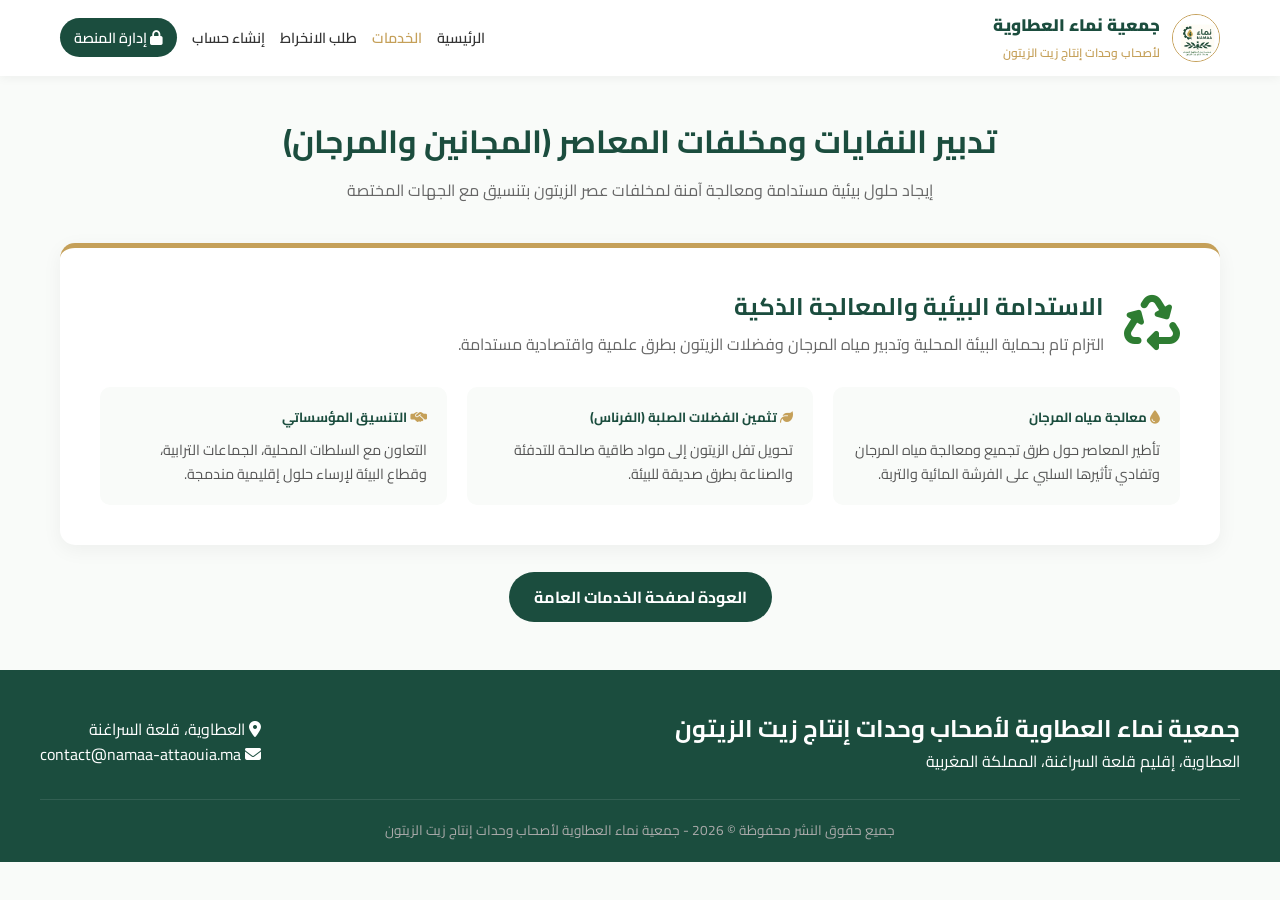
<file: service-waste.html>
<!DOCTYPE html>
<html lang="ar" dir="rtl">
<head>
    <meta charset="UTF-8">
    <meta name="viewport" content="width=device-width, initial-scale=1.0">
    <title>تدبير النفايات ومخلفات المعاصر - جمعية نماء العطاوية</title>
    <link rel="stylesheet" href="https://cdnjs.cloudflare.com/ajax/libs/font-awesome/6.4.0/css/all.min.css">
    <link href="https://fonts.googleapis.com/css2?family=Cairo:wght@400;600;700;900&display=swap" rel="stylesheet">
    <link rel="stylesheet" href="style.css">
</head>
<body>

    <header>
        <div class="navbar">
            <div class="logo-area">
                <img src="1000096843.jpg" alt="شعار جمعية نماء العطاوية" class="logo-img">
                <div class="logo-text">
                    <h1>جمعية نماء العطاوية</h1>
                    <span>لأصحاب وحدات إنتاج زيت الزيتون</span>
                </div>
            </div>
            <div class="menu-toggle" id="mobile-menu-btn"><i class="fa-solid fa-bars"></i></div>
            <ul class="nav-links" id="nav-links">
                <li><a href="index.html">الرئيسية</a></li>
                <li><a href="services.html" class="active">الخدمات</a></li>
                <li><a href="membership.html">طلب الانخراط</a></li>
                <li><a href="register.html">إنشاء حساب</a></li>
                <li><a href="admin-login.html" class="admin-nav-btn"><i class="fa-solid fa-lock"></i> إدارة المنصة</a></li>
            </ul>
        </div>
    </header>

    <div class="container">
        <div class="section-title">
            <h3>تدبير النفايات ومخلفات المعاصر (المجانين والمرجان)</h3>
            <p>إيجاد حلول بيئية مستدامة ومعالجة آمنة لمخلفات عصر الزيتون بتنسيق مع الجهات المختصة</p>
        </div>

        <div style="background: white; padding: 40px; border-radius: 15px; box-shadow: 0 5px 20px rgba(0,0,0,0.05); border-top: 5px solid var(--accent-gold); margin-bottom: 40px;">
            <div style="display: flex; align-items: center; gap: 20px; margin-bottom: 25px; flex-wrap: wrap;">
                <i class="fa-solid fa-recycle" style="font-size: 3.5rem; color: var(--light-green);"></i>
                <div>
                    <h4 style="color: var(--primary-green); font-size: 1.5rem; margin-bottom: 5px;">الاستدامة البيئية والمعالجة الذكية</h4>
                    <p style="color: #666;">التزام تام بحماية البيئة المحلية وتدبير مياه المرجان وفضلات الزيتون بطرق علمية واقتصادية مستدامة.</p>
                </div>
            </div>

            <div style="display: grid; grid-template-columns: repeat(auto-fit, minmax(250px, 1fr)); gap: 20px; margin-top: 30px;">
                <div style="background: var(--bg-light); padding: 20px; border-radius: 10px;">
                    <h5 style="color: var(--primary-green); margin-bottom: 10px;"><i class="fa-solid fa-droplet" style="color: var(--accent-gold);"></i> معالجة مياه المرجان</h5>
                    <p style="font-size: 0.9rem; color: #555;">تأطير المعاصر حول طرق تجميع ومعالجة مياه المرجان وتفادي تأثيرها السلبي على الفرشة المائية والتربة.</p>
                </div>
                <div style="background: var(--bg-light); padding: 20px; border-radius: 10px;">
                    <h5 style="color: var(--primary-green); margin-bottom: 10px;"><i class="fa-solid fa-leaf" style="color: var(--accent-gold);"></i> تثمين الفضلات الصلبة (الفرناس)</h5>
                    <p style="font-size: 0.9rem; color: #555;">تحويل تفل الزيتون إلى مواد طاقية صالحة للتدفئة والصناعة بطرق صديقة للبيئة.</p>
                </div>
                <div style="background: var(--bg-light); padding: 20px; border-radius: 10px;">
                    <h5 style="color: var(--primary-green); margin-bottom: 10px;"><i class="fa-solid fa-handshake-simple" style="color: var(--accent-gold);"></i> التنسيق المؤسساتي</h5>
                    <p style="font-size: 0.9rem; color: #555;">التعاون مع السلطات المحلية، الجماعات الترابية، وقطاع البيئة لإرساء حلول إقليمية مندمجة.</p>
                </div>
            </div>
        </div>

        <div style="text-align: center;">
            <a href="services.html" style="background-color: var(--primary-green); color: white; padding: 10px 25px; border-radius: 25px; text-decoration: none; font-weight: 700;">العودة لصفحة الخدمات العامة</a>
        </div>
    </div>

    <footer>
        <div class="footer-content">
            <div class="footer-logo">
                <h2>جمعية نماء العطاوية لأصحاب وحدات إنتاج زيت الزيتون</h2>
                <p>العطاوية، إقليم قلعة السراغنة، المملكة المغربية</p>
            </div>
            <div>
                <p><i class="fa-solid fa-location-dot"></i> العطاوية، قلعة السراغنة</p>
                <p><i class="fa-solid fa-envelope"></i> contact@namaa-attaouia.ma</p>
            </div>
        </div>
        <div class="footer-bottom">
            <p>جميع حقوق النشر محفوظة © 2026 - جمعية نماء العطاوية لأصحاب وحدات إنتاج زيت الزيتون</p>
        </div>
    </footer>

    <script src="main.js"></script>
</body>
</html>
</file>
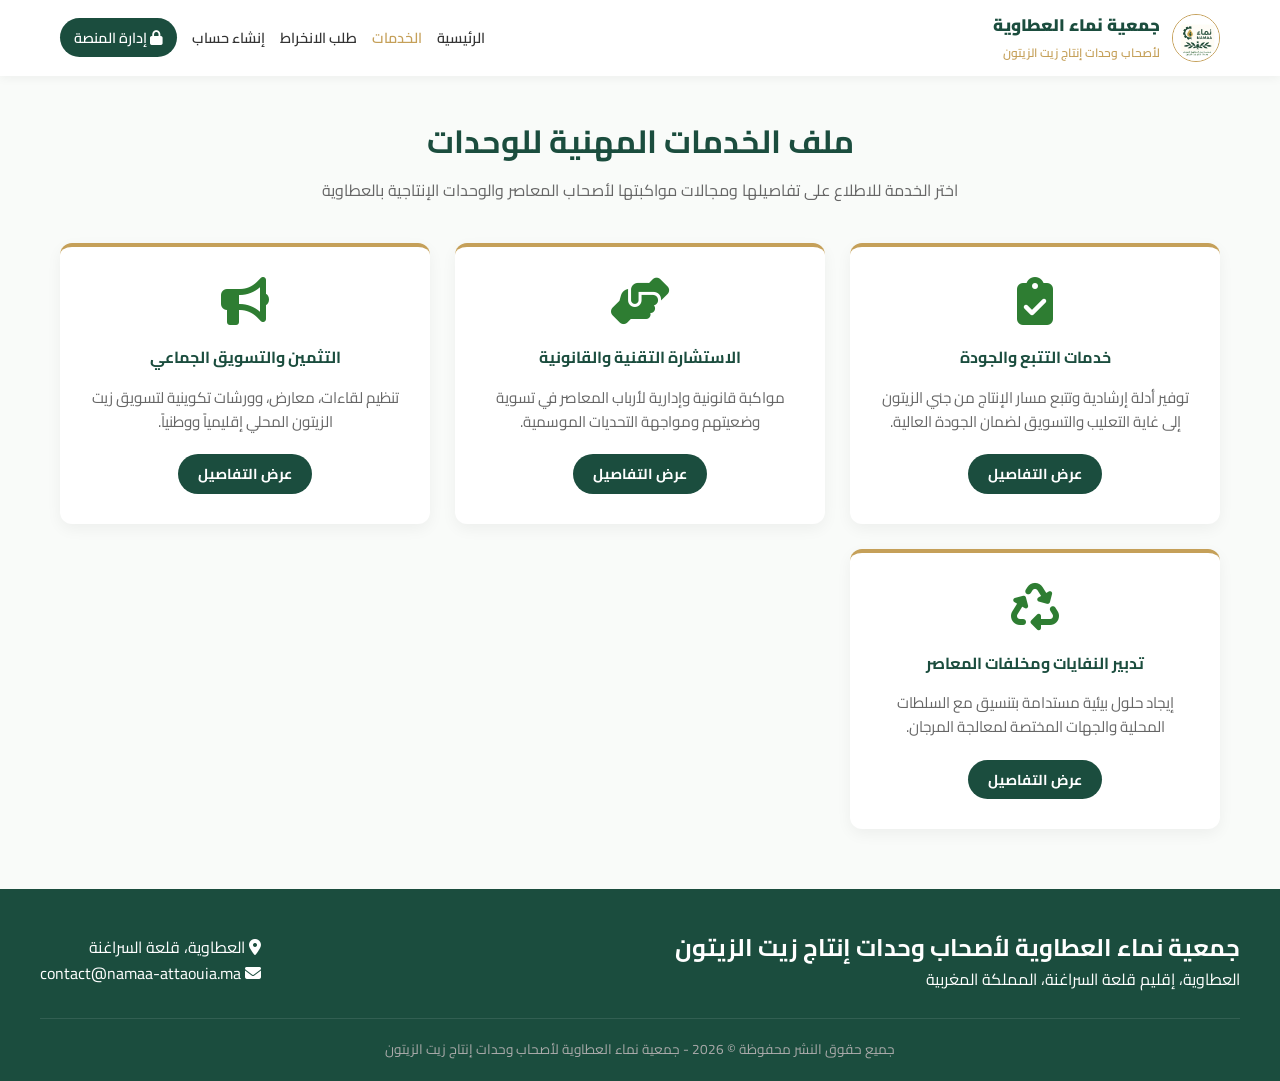
<file: services.html>
<!DOCTYPE html>
<html lang="ar" dir="rtl">
<head>
    <meta charset="UTF-8">
    <meta name="viewport" content="width=device-width, initial-scale=1.0">
    <title>خدمات المنصة - جمعية نماء العطاوية</title>
    <link rel="stylesheet" href="https://cdnjs.cloudflare.com/ajax/libs/font-awesome/6.4.0/css/all.min.css">
    <link href="https://fonts.googleapis.com/css2?family=Cairo:wght@400;600;700;900&display=swap" rel="stylesheet">
    <link rel="stylesheet" href="style.css">
</head>
<body>

    <header>
        <div class="navbar">
            <div class="logo-area">
                <img src="1000096843.jpg" alt="شعار جمعية نماء العطاوية" class="logo-img">
                <div class="logo-text">
                    <h1>جمعية نماء العطاوية</h1>
                    <span>لأصحاب وحدات إنتاج زيت الزيتون</span>
                </div>
            </div>
            <div class="menu-toggle" id="mobile-menu-btn"><i class="fa-solid fa-bars"></i></div>
            <ul class="nav-links" id="nav-links">
                <li><a href="index.html">الرئيسية</a></li>
                <li><a href="services.html" class="active">الخدمات</a></li>
                <li><a href="membership.html">طلب الانخراط</a></li>
                <li><a href="register.html">إنشاء حساب</a></li>
                <li><a href="admin-login.html" class="admin-nav-btn"><i class="fa-solid fa-lock"></i> إدارة المنصة</a></li>
            </ul>
        </div>
    </header>

    <div class="container">
        <div class="section-title">
            <h3>ملف الخدمات المهنية للوحدات</h3>
            <p>اختر الخدمة للاطلاع على تفاصيلها ومجالات مواكبتها لأصحاب المعاصر والوحدات الإنتاجية بالعطاوية</p>
        </div>
        <div style="display: grid; grid-template-columns: repeat(auto-fit, minmax(280px, 1fr)); gap: 25px;">
            <!-- خدمة 1 -->
            <div style="background: white; padding: 30px; border-radius: 12px; box-shadow: 0 5px 15px rgba(0,0,0,0.05); text-align: center; border-top: 4px solid var(--accent-gold);">
                <i class="fa-solid fa-clipboard-check" style="font-size: 3rem; color: var(--light-green); margin-bottom: 20px;"></i>
                <h4 style="color: var(--primary-green); margin-bottom: 15px;">خدمات التتبع والجودة</h4>
                <p style="color: #666; font-size: 0.95rem; margin-bottom: 20px;">توفير أدلة إرشادية وتتبع مسار الإنتاج من جني الزيتون إلى غاية التعليب والتسويق لضمان الجودة العالية.</p>
                <a href="service-quality.html" style="background-color: var(--primary-green); color: white; padding: 8px 20px; border-radius: 20px; text-decoration: none; font-size: 0.9rem; font-weight: 700; display: inline-block;">عرض التفاصيل</a>
            </div>
            <!-- خدمة 2 -->
            <div style="background: white; padding: 30px; border-radius: 12px; box-shadow: 0 5px 15px rgba(0,0,0,0.05); text-align: center; border-top: 4px solid var(--accent-gold);">
                <i class="fa-solid fa-handshake-angle" style="font-size: 3rem; color: var(--light-green); margin-bottom: 20px;"></i>
                <h4 style="color: var(--primary-green); margin-bottom: 15px;">الاستشارة التقنية والقانونية</h4>
                <p style="color: #666; font-size: 0.95rem; margin-bottom: 20px;">مواكبة قانونية وإدارية لأرباب المعاصر في تسوية وضعيتهم ومواجهة التحديات الموسمية.</p>
                <a href="service-consulting.html" style="background-color: var(--primary-green); color: white; padding: 8px 20px; border-radius: 20px; text-decoration: none; font-size: 0.9rem; font-weight: 700; display: inline-block;">عرض التفاصيل</a>
            </div>
            <!-- خدمة 3 -->
            <div style="background: white; padding: 30px; border-radius: 12px; box-shadow: 0 5px 15px rgba(0,0,0,0.05); text-align: center; border-top: 4px solid var(--accent-gold);">
                <i class="fa-solid fa-bullhorn" style="font-size: 3rem; color: var(--light-green); margin-bottom: 20px;"></i>
                <h4 style="color: var(--primary-green); margin-bottom: 15px;">التثمين والتسويق الجماعي</h4>
                <p style="color: #666; font-size: 0.95rem; margin-bottom: 20px;">تنظيم لقاءات، معارض، وورشات تكوينية لتسويق زيت الزيتون المحلي إقليمياً ووطنياً.</p>
                <a href="service-marketing.html" style="background-color: var(--primary-green); color: white; padding: 8px 20px; border-radius: 20px; text-decoration: none; font-size: 0.9rem; font-weight: 700; display: inline-block;">عرض التفاصيل</a>
            </div>
            <!-- خدمة 4 -->
            <div style="background: white; padding: 30px; border-radius: 12px; box-shadow: 0 5px 15px rgba(0,0,0,0.05); text-align: center; border-top: 4px solid var(--accent-gold);">
                <i class="fa-solid fa-recycle" style="font-size: 3rem; color: var(--light-green); margin-bottom: 20px;"></i>
                <h4 style="color: var(--primary-green); margin-bottom: 15px;">تدبير النفايات ومخلفات المعاصر</h4>
                <p style="color: #666; font-size: 0.95rem; margin-bottom: 20px;">إيجاد حلول بيئية مستدامة بتنسيق مع السلطات المحلية والجهات المختصة لمعالجة المرجان.</p>
                <a href="service-waste.html" style="background-color: var(--primary-green); color: white; padding: 8px 20px; border-radius: 20px; text-decoration: none; font-size: 0.9rem; font-weight: 700; display: inline-block;">عرض التفاصيل</a>
            </div>
        </div>
    </div>

    <footer>
        <div class="footer-content">
            <div class="footer-logo">
                <h2>جمعية نماء العطاوية لأصحاب وحدات إنتاج زيت الزيتون</h2>
                <p>العطاوية، إقليم قلعة السراغنة، المملكة المغربية</p>
            </div>
            <div>
                <p><i class="fa-solid fa-location-dot"></i> العطاوية، قلعة السراغنة</p>
                <p><i class="fa-solid fa-envelope"></i> contact@namaa-attaouia.ma</p>
            </div>
        </div>
        <div class="footer-bottom">
            <p>جميع حقوق النشر محفوظة © 2026 - جمعية نماء العطاوية لأصحاب وحدات إنتاج زيت الزيتون</p>
        </div>
    </footer>

    <script src="main.js"></script>
</body>
</html>
</file>
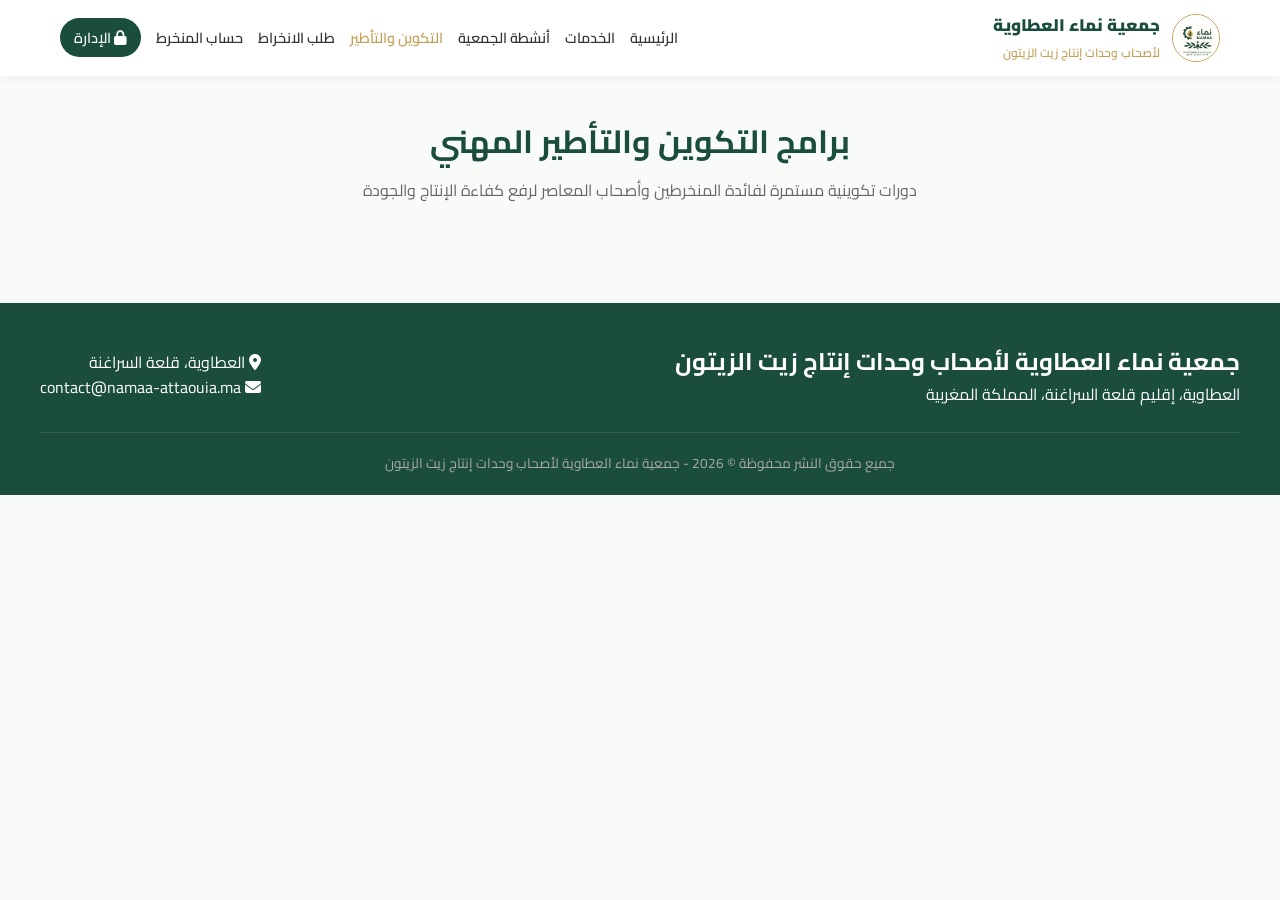
<file: training.html>
<!DOCTYPE html>
<html lang="ar" dir="rtl">
<head>
    <meta charset="UTF-8">
    <meta name="viewport" content="width=device-width, initial-scale=1.0">
    <title>التكوين والتأطير - جمعية نماء العطاوية</title>
    <link rel="stylesheet" href="https://cdnjs.cloudflare.com/ajax/libs/font-awesome/6.4.0/css/all.min.css">
    <link href="https://fonts.googleapis.com/css2?family=Cairo:wght@400;600;700;900&display=swap" rel="stylesheet">
    <link rel="stylesheet" href="style.css">
</head>
<body>

    <header>
        <div class="navbar">
            <div class="logo-area">
                <img src="1000096843.jpg" alt="شعار جمعية نماء العطاوية" class="logo-img">
                <div class="logo-text">
                    <h1>جمعية نماء العطاوية</h1>
                    <span>لأصحاب وحدات إنتاج زيت الزيتون</span>
                </div>
            </div>
            <div class="menu-toggle" id="mobile-menu-btn"><i class="fa-solid fa-bars"></i></div>
            <ul class="nav-links" id="nav-links">
                <li><a href="index.html">الرئيسية</a></li>
                <li><a href="services.html">الخدمات</a></li>
                <li><a href="activities.html">أنشطة الجمعية</a></li>
                <li><a href="training.html" class="active">التكوين والتأطير</a></li>
                <li><a href="membership.html">طلب الانخراط</a></li>
                <li><a href="register.html">حساب المنخرط</a></li>
                <li><a href="admin-login.html" class="admin-nav-btn"><i class="fa-solid fa-lock"></i> الإدارة</a></li>
            </ul>
        </div>
    </header>

    <div class="container">
        <div class="section-title">
            <h3>برامج التكوين والتأطير المهني</h3>
            <p>دورات تكوينية مستمرة لفائدة المنخرطين وأصحاب المعاصر لرفع كفاءة الإنتاج والجودة</p>
        </div>

        <div id="public-trainings-grid" style="display: grid; grid-template-columns: repeat(auto-fit, minmax(300px, 1fr)); gap: 25px;">
            <!-- يتم تعبئتها ديناميكياً -->
        </div>
    </div>

    <footer>
        <div class="footer-content">
            <div class="footer-logo">
                <h2>جمعية نماء العطاوية لأصحاب وحدات إنتاج زيت الزيتون</h2>
                <p>العطاوية، إقليم قلعة السراغنة، المملكة المغربية</p>
            </div>
            <div>
                <p><i class="fa-solid fa-location-dot"></i> العطاوية، قلعة السراغنة</p>
                <p><i class="fa-solid fa-envelope"></i> contact@namaa-attaouia.ma</p>
            </div>
        </div>
        <div class="footer-bottom">
            <p>جميع حقوق النشر محفوظة © 2026 - جمعية نماء العطاوية لأصحاب وحدات إنتاج زيت الزيتون</p>
        </div>
    </footer>

    <script src="main.js"></script>
</body>
</html>
</file>
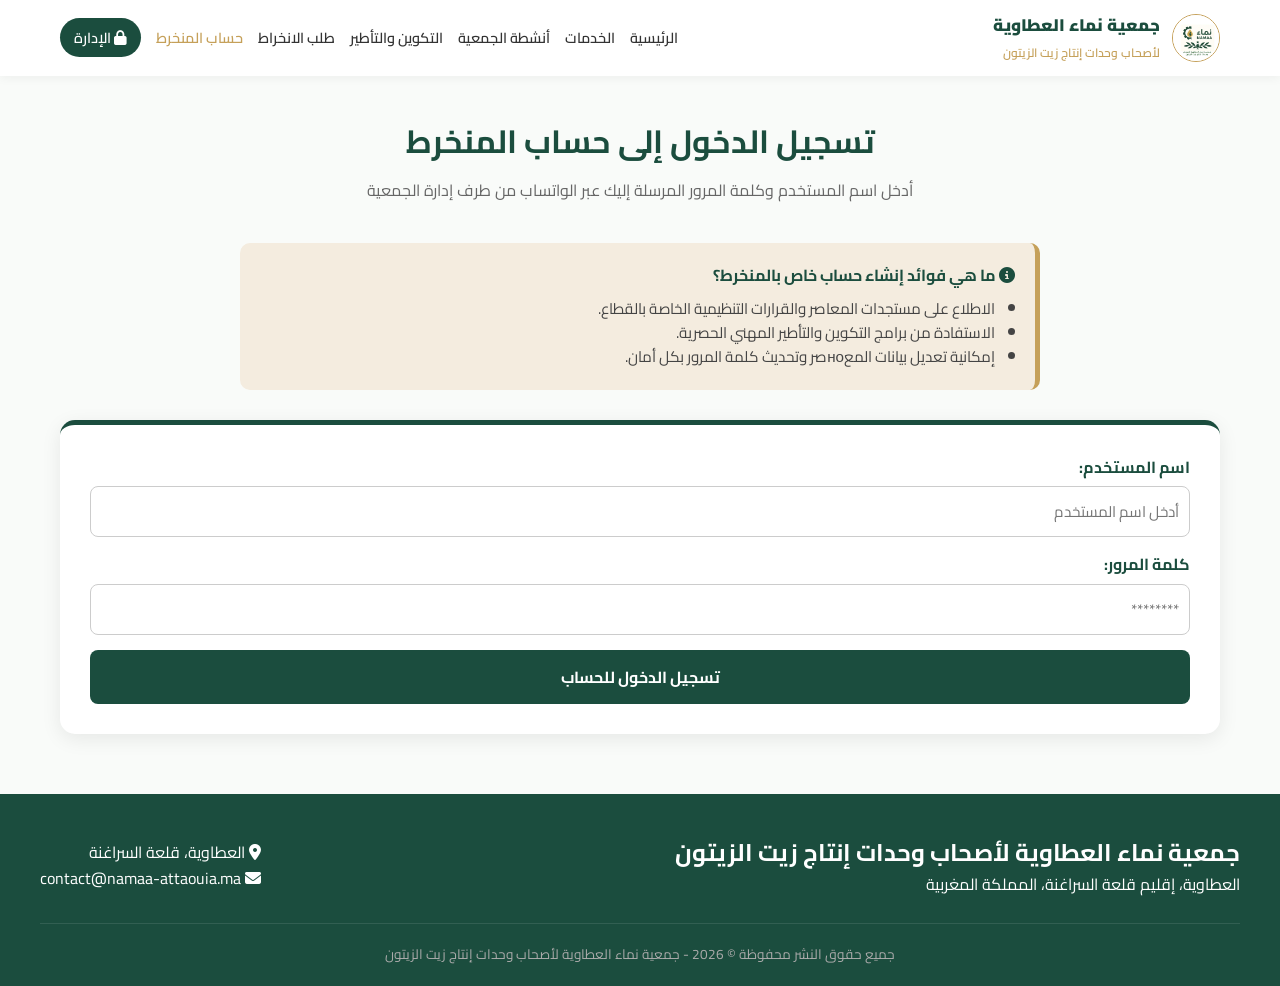
<file: user-dashboard.html>
<!DOCTYPE html>
<html lang="ar" dir="rtl">
<head>
    <meta charset="UTF-8">
    <meta name="viewport" content="width=device-width, initial-scale=1.0">
    <title>لوحة تحكم المنخرط - جمعية نماء العطاوية</title>
    <link rel="stylesheet" href="https://cdnjs.cloudflare.com/ajax/libs/font-awesome/6.4.0/css/all.min.css">
    <link href="https://fonts.googleapis.com/css2?family=Cairo:wght@400;600;700;900&display=swap" rel="stylesheet">
    <link rel="stylesheet" href="style.css">
    <script>if (!sessionStorage.getItem('currentMember')) { window.location.href = 'register.html'; }</script>
</head>
<body id="user-dashboard-info">
    <header>
        <div class="navbar">
            <div class="logo-area">
                <img src="1000096843.jpg" alt="شعار جمعية نماء العطاوية" class="logo-img">
                <div class="logo-text"><h1>فضاء المنخرط</h1><span>جمعية نماء العطاوية</span></div>
            </div>
            <div><button onclick="sessionStorage.removeItem('currentMember'); window.location.href='index.html';" style="background:var(--danger-red); color:white; border:none; padding:8px 16px; border-radius:20px; font-weight:700; cursor:pointer;">خروج</button></div>
        </div>
    </header>

    <div class="container">
        <div class="section-title">
            <h3>مرحباً بك، <span id="u-name-display" style="color:var(--primary-green);"></span></h3>
            <p>فضاءك المهني للاطلاع على وحدة الإنتاج، واجبات الانخراط، والتكوينات الحصرية</p>
        </div>

        <!-- رابط الوصول السريع للتكوينات والتأطير الحصري -->
        <div style="background: linear-gradient(135deg, var(--primary-green), var(--light-green)); color: white; padding: 25px; border-radius: 15px; margin-bottom: 30px; display: flex; justify-content: space-between; align-items: center; flex-wrap: wrap; gap: 15px;">
            <div>
                <h4 style="font-size: 1.4rem; margin-bottom: 5px;"><i class="fa-solid fa-graduation-cap"></i> بوابة التكوينات والتأطير الحصري للمنخرطين</h4>
                <p style="color: var(--light-gold);">استفد من الدورات التقنية، الفيديوهات التعليمية، والدلائل الميدانية لأرباب المعاصر.</p>
            </div>
            <a href="#member-trainings-section" style="background: var(--accent-gold); color: white; padding: 10px 25px; border-radius: 25px; text-decoration: none; font-weight: 700;">الذهاب للتكوينات</a>
        </div>

        <div style="display:grid; grid-template-columns: repeat(auto-fit, minmax(280px, 1fr)); gap:20px; margin-bottom:30px;">
            <div style="background:white; padding:25px; border-radius:12px; box-shadow:0 4px 15px rgba(0,0,0,0.05);">
                <h4 style="color:var(--primary-green); margin-bottom:15px;"><i class="fa-solid fa-industry"></i> بيانات وحدة الإنتاج والالتزامات</h4>
                <p><strong>اسم المعصرة:</strong> <span id="u-mill-display"></span></p>
                <p><strong>رقم الهاتف:</strong> <span id="u-phone-display"></span></p>
                <p><strong>نوع الوحدة:</strong> <span id="u-type-display"></span></p>
                <p><strong>الترخيص الصحي:</strong> <span id="u-license-display"></span></p>
                <p style="margin-top: 10px;"><strong>واجب الانخراط السنوي:</strong> <span id="u-fee-status"></span></p>
            </div>

            <!-- نموذج إرسال استفسار إلى الإدارة -->
            <div class="form-box" style="margin:0; max-width:100%; padding:25px;">
                <h4 style="color:var(--primary-green); margin-bottom:15px;"><i class="fa-solid fa-paper-plane"></i> إرسال استفسار أو طلب إلى الإدارة</h4>
                <form onsubmit="handleMemberInquiry(event)">
                    <div class="form-group"><textarea id="inquiry-text" rows="3" required placeholder="اكتب استفسارك أو طلبك للإدارة هنا..."></textarea></div>
                    <button type="submit" class="submit-btn" style="padding:10px;">إرسال الاستفسار</button>
                </form>
                <div style="margin-top: 15px;">
                    <h5 style="font-size: 0.9rem; color:var(--primary-green); margin-bottom: 5px;">سجل الاستفسارات السابقة:</h5>
                    <div id="member-inquiries-box" class="chat-box"></div>
                </div>
            </div>
        </div>

        <!-- قسم تغيير بيانات الحساب -->
        <div class="form-box" style="max-width: 100%; margin-bottom: 40px; padding: 25px;">
            <h4 style="color:var(--primary-green); margin-bottom:15px;"><i class="fa-solid fa-key"></i> تغيير اسم المستخدم وكلمة المرور الخاصة بحسابك</h4>
            <form onsubmit="handleUpdateCredentials(event)" style="display: grid; grid-template-columns: repeat(auto-fit, minmax(250px, 1fr)); gap: 15px; align-items: end;">
                <div class="form-group" style="margin:0;"><label>اسم المستخدم الجديد:</label><input type="text" id="new-user" required placeholder="اسم المستخدم" style="direction: ltr; text-align: right;"></div>
                <div class="form-group" style="margin:0;"><label>كلمة المرور الجديدة:</label><input type="password" id="new-pass" required placeholder="********" style="direction: ltr; text-align: right;"></div>
                <button type="submit" class="submit-btn" style="padding:11px;">حفظ التعديلات</button>
            </form>
        </div>

        <!-- التكوينات الحصرية للمنخرطين -->
        <div id="member-trainings-section" style="margin-top: 50px;">
            <div class="section-title">
                <h3>الدورات التكوينية الحصرية للمنخرطين</h3>
                <p>محتويات رقمية متقدمة، فيديوهات توجيهية ودروس ميدانية</p>
            </div>
            <div id="member-trainings-grid" style="display: grid; grid-template-columns: repeat(auto-fit, minmax(320px, 1fr)); gap: 25px;"></div>
        </div>
    </div>

    <footer>
        <div class="footer-content"><div class="footer-logo"><h2>جمعية نماء العطاوية</h2><p>العطاوية، المغرب</p></div></div>
        <div class="footer-bottom"><p>جميع حقوق النشر محفوظة © 2026 - جمعية نماء العطاوية</p></div>
    </footer>
    <script src="main.js"></script>
</body>
</html>
</file>
<file: style.css>
:root {
    --primary-green: #1b4d3e;
    --light-green: #2e7d32;
    --accent-gold: #c5a059;
    --light-gold: #f4ecdf;
    --bg-light: #f9fbf9;
    --text-dark: #333333;
    --white: #ffffff;
    --whatsapp-color: #25d366;
    --danger-red: #d32f2f;
    --warning-orange: #f57f17;
}

* {
    margin: 0;
    padding: 0;
    box-sizing: border-box;
    font-family: 'Cairo', sans-serif;
    scroll-behavior: smooth;
}

body {
    background-color: var(--bg-light);
    color: var(--text-dark);
    line-height: 1.6;
}

header {
    background: var(--white);
    box-shadow: 0 2px 10px rgba(0,0,0,0.05);
    position: sticky;
    top: 0;
    z-index: 1000;
}

.navbar {
    max-width: 1200px;
    margin: 0 auto;
    display: flex;
    justify-content: space-between;
    align-items: center;
    padding: 12px 20px;
}

.logo-area {
    display: flex;
    align-items: center;
    gap: 12px;
}

.logo-img {
    width: 48px;
    height: 48px;
    object-fit: contain;
    border-radius: 50%;
    background: #fff;
    border: 1px solid var(--accent-gold);
}

.logo-text h1 {
    font-size: 1.05rem;
    color: var(--primary-green);
    font-weight: 900;
}

.logo-text span {
    font-size: 0.75rem;
    color: var(--accent-gold);
    font-weight: 600;
}

.nav-links {
    display: flex;
    list-style: none;
    gap: 15px;
    align-items: center;
    flex-wrap: wrap;
}

.nav-links a {
    text-decoration: none;
    color: var(--text-dark);
    font-weight: 600;
    font-size: 0.9rem;
    transition: color 0.3s;
}

.nav-links a:hover, .nav-links a.active {
    color: var(--accent-gold);
}

.admin-nav-btn {
    background-color: var(--primary-green);
    color: var(--white) !important;
    padding: 6px 14px;
    border-radius: 20px;
}

.menu-toggle {
    display: none;
    font-size: 1.5rem;
    color: var(--primary-green);
    cursor: pointer;
}

.container {
    max-width: 1200px;
    margin: 40px auto;
    padding: 0 20px;
}

.section-title {
    text-align: center;
    margin-bottom: 40px;
}

.section-title h3 {
    font-size: 2rem;
    color: var(--primary-green);
    margin-bottom: 10px;
}

.section-title p {
    color: #666;
}

.market-ticker {
    background: var(--primary-green);
    color: white;
    padding: 10px 0;
    overflow: hidden;
    white-space: nowrap;
    box-shadow: inset 0 2px 5px rgba(0,0,0,0.2);
}

.ticker-content {
    display: inline-block;
    animation: ticker 25s linear infinite;
    font-weight: 700;
    font-size: 0.95rem;
}

.ticker-content span {
    margin-left: 50px;
    color: var(--light-gold);
}

@keyframes ticker {
    0% { transform: translate3d(0, 0, 0); }
    100% { transform: translate3d(-50%, 0, 0); }
}

.form-box, .admin-action-box {
    background: var(--white);
    padding: 30px;
    border-radius: 15px;
    box-shadow: 0 5px 20px rgba(0,0,0,0.08);
    margin-bottom: 30px;
    border-top: 5px solid var(--primary-green);
}

.form-group {
    margin-bottom: 15px;
    text-align: right;
}

.form-group label {
    display: block;
    margin-bottom: 6px;
    font-weight: 700;
    color: var(--primary-green);
}

.form-group input, .form-group select, .form-group textarea {
    width: 100%;
    padding: 10px;
    border: 1px solid #ccc;
    border-radius: 8px;
    font-size: 0.95rem;
    outline: none;
}

.submit-btn {
    background-color: var(--primary-green);
    color: var(--white);
    border: none;
    width: 100%;
    padding: 12px;
    font-size: 1rem;
    font-weight: 700;
    border-radius: 8px;
    cursor: pointer;
    transition: background 0.3s;
}

.submit-btn:hover {
    background-color: var(--light-green);
}

.btn-danger { background-color: var(--danger-red) !important; color: white; padding: 5px 10px; border-radius: 5px; border: none; cursor: pointer; font-size: 0.8rem; }
.btn-edit { background-color: var(--accent-gold) !important; color: white; padding: 5px 10px; border-radius: 5px; border: none; cursor: pointer; font-size: 0.8rem; }

.badge { padding: 4px 10px; border-radius: 15px; font-size: 0.75rem; font-weight: 700; }
.badge-success { background: #e8f5e9; color: var(--light-green); }
.badge-warning { background: #fffde7; color: var(--warning-orange); }
.badge-danger { background: #ffebee; color: var(--danger-red); }

footer {
    background-color: var(--primary-green);
    color: var(--white);
    padding: 40px 20px 20px;
    margin-top: 60px;
}

.footer-content {
    max-width: 1200px;
    margin: 0 auto;
    display: flex;
    justify-content: space-between;
    align-items: center;
    flex-wrap: wrap;
    gap: 20px;
    border-bottom: 1px solid rgba(255,255,255,0.1);
    padding-bottom: 25px;
}

.footer-bottom {
    text-align: center;
    padding-top: 20px;
    font-size: 0.85rem;
    color: #aaa;
}

@media (max-width: 768px) {
    .nav-links {
        display: none;
        flex-direction: column;
        position: absolute;
        top: 74px;
        right: 0;
        width: 100%;
        background: var(--white);
        box-shadow: 0 5px 15px rgba(0,0,0,0.1);
        padding: 20px 0;
        text-align: center;
    }
    .nav-links.active { display: flex; }
    .menu-toggle { display: block; }
}
</file>
